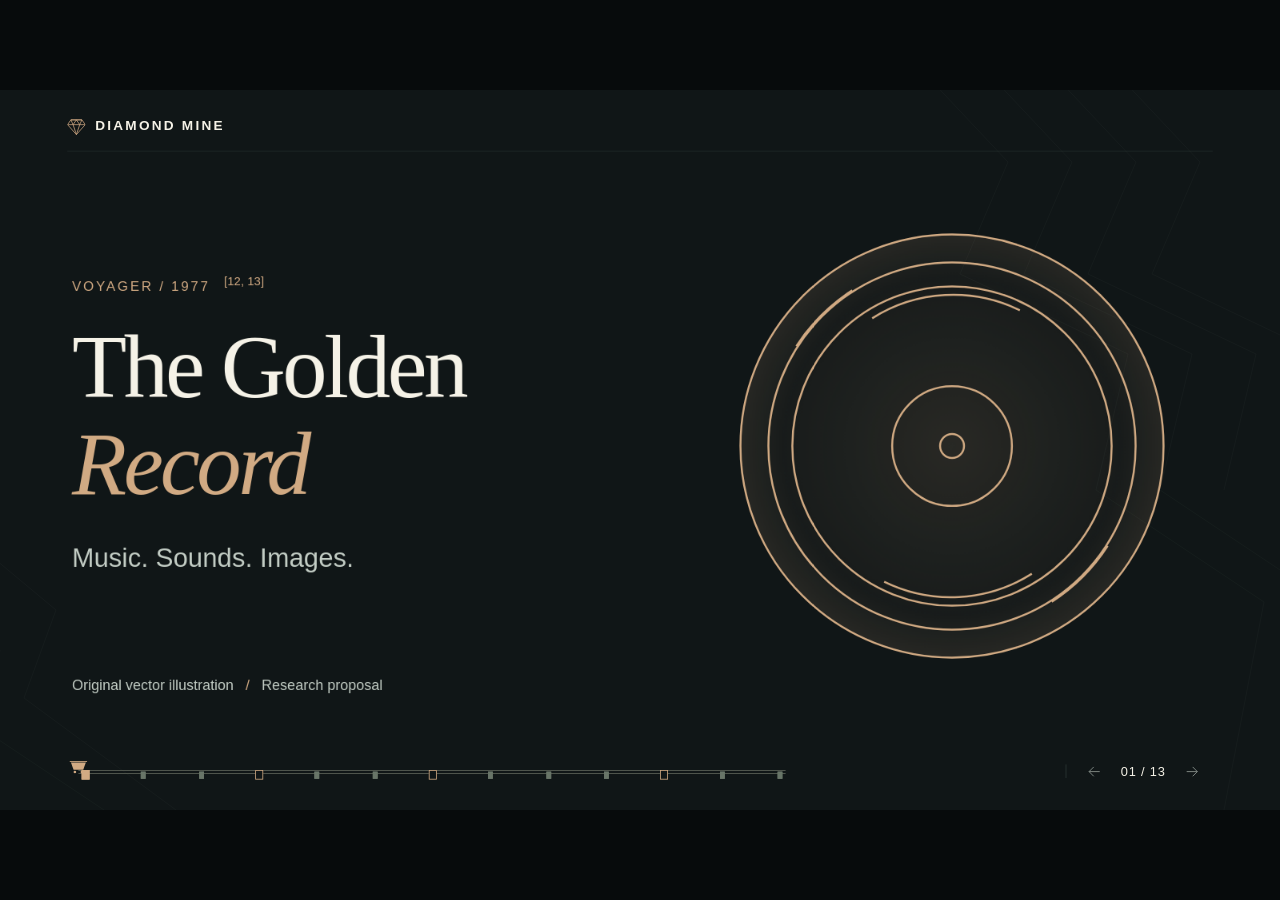
<file: index.html>
<!doctype html>
<html lang="en">
<head>
  <meta charset="utf-8">
  <meta name="viewport" content="width=device-width, initial-scale=1">
  <meta name="theme-color" content="#101617">
  <meta name="description" content="Diamond Mine: Group 19's research proposal for a transparent, two-phase film-ranking system.">
  <title>Diamond Mine — EPAC · Group 19</title>
  <link rel="stylesheet" href="styles.css">
  <link rel="stylesheet" href="refinements.css">
  <link rel="stylesheet" href="cinema.css">
  <script src="notes.js" defer></script>
  <script src="app.js" defer></script>
</head>
<body>
<svg class="svg-library" xmlns="http://www.w3.org/2000/svg" aria-hidden="true"><defs>
  <symbol id="gem" viewBox="0 0 100 95"><path d="M20 12H80L98 38 50 92 2 38Z"/><path d="M2 38H98M20 12 32 38 50 92 68 38 80 12M32 38 50 12 68 38M20 12H80"/></symbol>
  <symbol id="ore" viewBox="0 0 100 95"><path d="M20 10 68 3 94 30 83 75 49 92 8 61Z"/><path d="M20 10 38 40 8 61M38 40 68 3M38 40 83 75M38 40 94 30M38 40 49 92"/></symbol>
  <symbol id="cart" viewBox="0 0 42 32"><path d="M4 6H38L32 23H10Z" fill="currentColor"/><path d="M1 4H41" stroke="currentColor" stroke-width="2"/><circle cx="13" cy="28" r="3" fill="currentColor"/><circle cx="29" cy="28" r="3" fill="currentColor"/></symbol>
  <symbol id="arrow-right" viewBox="0 0 24 24"><path d="M4 12H20M13 5 20 12 13 19"/></symbol>
  <symbol id="arrow-left" viewBox="0 0 24 24"><path d="M20 12H4M11 5 4 12 11 19"/></symbol>
  <symbol id="grid-icon" viewBox="0 0 24 24"><path d="M4 4H10V10H4ZM14 4H20V10H14ZM4 14H10V20H4ZM14 14H20V20H14Z"/></symbol>
  <symbol id="fullscreen-icon" viewBox="0 0 24 24"><path d="M9 4H4V9M15 4H20V9M20 15V20H15M9 20H4V15"/></symbol>

  <symbol id="icon-audience" viewBox="0 0 48 48"><path d="m8 17 2.2 4.5 5 .7-3.6 3.5.8 5-4.4-2.4-4.4 2.4.8-5L.8 22.2l5-.7Zm16-4 3 6.1 6.7 1-4.8 4.7 1.1 6.7-6-3.2-6 3.2 1.1-6.7-4.8-4.7 6.7-1Zm16 4 2.2 4.5 5 .7-3.6 3.5.8 5-4.4-2.4-4.4 2.4.8-5-3.6-3.5 5-.7Z"/></symbol>
  <symbol id="icon-critics" viewBox="0 0 48 48"><path d="M24 4 38 28 32 42H16L10 28ZM24 4V25M24 31V42M16 42H32"/><circle cx="24" cy="28" r="3"/></symbol>
  <symbol id="icon-laurels" viewBox="0 0 48 48"><path d="M23 43C9 36 6 22 12 7M25 43C39 36 42 22 36 7M11 15C5 13 4 8 6 4 11 6 14 10 11 15ZM9 25C3 24 1 20 2 16 8 16 11 20 9 25ZM14 35C7 36 3 32 3 28 9 26 13 29 14 35ZM37 15C43 13 44 8 42 4 37 6 34 10 37 15ZM39 25C45 24 47 20 46 16 40 16 37 20 39 25ZM34 35C41 36 45 32 45 28 39 26 35 29 34 35Z"/></symbol>
  <symbol id="icon-ticket" viewBox="0 0 48 48"><path d="M5 12H43V20C34 20 34 28 43 28V36H5V28C14 28 14 20 5 20ZM17 19H26M17 29H26"/><path d="M32 16V32" stroke-dasharray="3 4"/></symbol>
  <symbol id="icon-globe" viewBox="0 0 48 48"><circle cx="24" cy="24" r="19"/><ellipse cx="24" cy="24" rx="8" ry="19"/><path d="M5 24H43M8 14C18 20 30 20 40 14M8 34C18 28 30 28 40 34"/></symbol>
  <symbol id="icon-developer" viewBox="0 0 100 100"><path d="M30 24 7 50 30 76M70 24 93 50 70 76M61 15 39 85"/></symbol>
  <symbol id="icon-viewer" viewBox="0 0 100 100"><path d="M20 12H80L98 38 50 92 2 38ZM2 38H98"/><path d="M43 43 63 55 43 67Z"/></symbol>
  <symbol id="golden-record" viewBox="0 0 120 120"><circle cx="60" cy="60" r="53"/><circle cx="60" cy="60" r="46"/><circle cx="60" cy="60" r="40"/><circle cx="60" cy="60" r="15"/><circle cx="60" cy="60" r="3"/><path d="M21 35A47 47 0 0 1 35 21M85 99A47 47 0 0 0 99 85M40 28A38 38 0 0 1 77 26M80 92A38 38 0 0 1 43 94"/></symbol>
</defs></svg>

<main id="stage" aria-label="Diamond Mine presentation">
  <div class="strata" aria-hidden="true"></div>
  <header class="deck-header">
    <a class="wordmark" href="#slide-1" aria-label="Diamond Mine, first slide"><svg viewBox="0 0 100 95"><use href="#gem"/></svg><span>DIAMOND MINE</span></a>
  </header>

  <div id="slides">
    <section class="slide opening is-active voyager-opening" data-title="Voyager and the Golden Record" data-speaker="1" data-section="Introduction" aria-labelledby="title-1">
      <svg class="record-hero" viewBox="0 0 620 620" role="img" aria-label="Original stylised illustration of the Golden Record carried by Voyager. Historical sources: NASA, references 12 and 13.">
        <defs><radialGradient id="record-gold"><stop stop-color="#d1aa83" stop-opacity=".13"/><stop offset=".8" stop-color="#d1aa83" stop-opacity=".045"/><stop offset="1" stop-color="#d1aa83" stop-opacity=".12"/></radialGradient></defs>
        <circle cx="310" cy="310" r="256" fill="url(#record-gold)"/>
        <use href="#golden-record" x="20" y="20" width="580" height="580"/>
      </svg>
      <div class="hero-copy">
        <p class="eyebrow reveal">VOYAGER / 1977 <sup>[12, 13]</sup></p>
        <h1 id="title-1" class="reveal">The Golden<br><em>Record</em></h1>
        <p class="hero-sub reveal">Music. Sounds. Images.</p>
      </div>
      <p class="record-credit">Original vector illustration <span>/</span> Research proposal</p>
    </section>

    <section class="slide debate" data-title="Ten films: how do we choose?" data-speaker="1" data-section="Introduction" aria-labelledby="title-2">
      <div class="debate-title"><p class="eyebrow">A HYPOTHETICAL MISSION</p><h2 id="title-2"><span class="film-limit">10</span> films.</h2><p class="selection-question">How do we choose?</p></div>
      <svg class="branch-map" viewBox="0 0 780 570" role="img" aria-label="The question of greatness branches into audience affection, critical acclaim, awards, financial success, and cinematic influence.">
        <g class="track-bed"><path d="M40 285H200C300 285 290 65 410 65H690M200 285C300 285 290 175 410 175H690M200 285H690M200 285C300 285 290 395 410 395H690M200 285C300 285 290 505 410 505H690"/></g>
        <g class="track-core"><path d="M40 285H200C300 285 290 65 410 65H690M200 285C300 285 290 175 410 175H690M200 285H690M200 285C300 285 290 395 410 395H690M200 285C300 285 290 505 410 505H690"/></g>
        <g class="track-energy"><path d="M40 285H200C300 285 290 65 410 65H690M200 285C300 285 290 175 410 175H690M200 285H690M200 285C300 285 290 395 410 395H690M200 285C300 285 290 505 410 505H690"/></g>
        <circle cx="200" cy="285" r="12" class="node"/>
        <g class="branch-label"><text x="425" y="48">Audience response</text><text x="425" y="158">Critical reception</text><text x="425" y="268">Awards</text><text x="425" y="378">Box-office performance</text><text x="425" y="488">Cultural recognition</text></g>
        <g class="terminal"><circle cx="690" cy="65" r="5"/><circle cx="690" cy="175" r="5"/><circle cx="690" cy="285" r="5"/><circle cx="690" cy="395" r="5"/><circle cx="690" cy="505" r="5"/></g>
      </svg>
    </section>

    <section class="slide journey" data-title="Our research journey" data-speaker="1" data-section="Introduction" aria-labelledby="title-3">
      <p class="eyebrow">OUR RESEARCH JOURNEY</p><h2 id="title-3">A clearer route<br>through film history</h2>
      <p class="team-roster"><strong>Group 19</strong>Hugo Royuela Rodríguez <i>/</i> Ignacio Del Río Gomez <i>/</i> Clara Laguna Luquero <i>/</i> David Heredero Martínez</p>
      <p class="journey-thesis">We propose a transparent framework<br>that combines five criteria and refines<br>the selection for diversity.</p>
      <div class="route-map">
        <svg viewBox="0 0 1420 240" aria-hidden="true"><path class="track-bed" d="M0 140H1420"/><path class="track-core" d="M0 140H1420"/><path class="track-energy" d="M0 140H1420"/><g class="route-stations"><circle cx="120" cy="140" r="14"/><circle cx="635" cy="140" r="14"/><circle cx="1140" cy="140" r="14"/></g><path d="M1140 140H1418" class="cyan-route"/></svg>
        <div class="destination d1"><span>01 / EXPLORE</span><h3>Background<br>& research gaps</h3></div>
        <div class="destination d2"><span>02 / CONNECT</span><h3>Innovation</h3></div>
        <div class="destination d3"><span>03 / REFINE</span><h3>Description</h3></div>
      </div>
    </section>

    <section class="slide sources" data-title="Existing evidence" data-speaker="2" data-section="Background & research gaps" aria-labelledby="title-4">
      <p class="eyebrow">01 / BACKGROUND</p><h2 id="title-4">Five perspectives on film</h2>
      <div class="source-table" role="table" aria-label="Examples of film evidence and their scope">
        <div class="table-head" role="row"><span role="columnheader">SOURCE</span><span role="columnheader">EVIDENCE</span></div>
        <div class="source-row speaker-focus" role="row" tabindex="0" data-focus="1" data-focus-label="IMDb: audience ratings"><div role="cell"><span class="source-index">01</span><strong>IMDb</strong><sup>[1]</sup></div><div role="cell">Audience ratings</div></div>
        <div class="source-row speaker-focus" role="row" tabindex="0" data-focus="2" data-focus-label="Tomatometer: critics’ approval"><div role="cell"><span class="source-index">02</span><strong>Rotten Tomatoes <span class="source-indicator">— Tomatometer</span></strong><sup>[2]</sup></div><div role="cell">Critics’ approval</div></div>
        <div class="source-row speaker-focus" role="row" tabindex="0" data-focus="3" data-focus-label="Academy Awards: industry recognition"><div role="cell"><span class="source-index">03</span><strong>Academy Awards</strong><sup>[3]</sup></div><div role="cell">Industry recognition</div></div>
        <div class="source-row speaker-focus" role="row" tabindex="0" data-focus="4" data-focus-label="The Numbers: box-office performance"><div role="cell"><span class="source-index">04</span><strong>The Numbers</strong><sup>[4]</sup></div><div role="cell">Box-office performance</div></div>
        <div class="source-row speaker-focus" role="row" tabindex="0" data-focus="5" data-focus-label="BFI and film-citation research: historical recognition and influence"><div role="cell"><span class="source-index">05</span><strong>BFI / film-citation research</strong><sup>[5, 6]</sup></div><div role="cell">Historical recognition / influence</div></div>
      </div>
    </section>

    <section class="slide literature-review" data-title="Previous research" data-speaker="2" data-section="Background & research gaps" aria-labelledby="title-5">
      <h2 id="title-5">Previous research</h2>
      <div class="research-table" role="table" aria-label="Contributions and scope of previous research">
        <div class="research-table-head" role="row"><span role="columnheader">STUDY</span><span role="columnheader">CONTRIBUTION</span><span role="columnheader">SCOPE OR LIMITATION</span></div>
        <div class="research-row speaker-focus" role="row" tabindex="0" data-focus="1" data-focus-label="Wasserman and colleagues, 2015"><div role="cell"><strong>Wasserman et al.</strong><span class="study-year">(2015) <sup>[6]</sup></span></div><div role="cell">Influence through<br>film references</div><div role="cell">US-produced films</div></div>
        <div class="research-row speaker-focus" role="row" tabindex="0" data-focus="2" data-focus-label="Wang and colleagues, 2024"><div role="cell"><strong>Wang et al.</strong><span class="study-year">(2024) <sup>[10]</sup></span></div><div role="cell">Multicriteria<br>recommendation</div><div role="cell">Personalised<br>recommendations</div></div>
        <div class="research-row speaker-focus" role="row" tabindex="0" data-focus="3" data-focus-label="Ziegler and colleagues, 2005"><div role="cell"><strong>Ziegler et al.</strong><span class="study-year">(2005) <sup>[7]</sup></span></div><div role="cell">List diversification</div><div role="cell">Book recommendations</div></div>
      </div>
    </section>

    <section class="slide research-gap" data-title="Research gap" data-speaker="2" data-section="Background & research gaps" aria-labelledby="title-6">
      <h2 id="title-6">Research gap</h2>
      <svg class="gap-rails" viewBox="0 0 1420 330" aria-hidden="true">
        <g class="track-bed"><path d="M0 30H475M0 95H475M0 160H475M0 225H475M0 290H475M850 160H1420"/></g>
        <g class="track-core"><path d="M0 30H475M0 95H475M0 160H475M0 225H475M0 290H475M850 160H1420"/></g>
        <g class="track-energy"><path d="M0 30H475M0 95H475M0 160H475M0 225H475M0 290H475M850 160H1420"/></g>
        <g class="gap-stops"><path d="M475 16V44M475 81V109M475 146V174M475 211V239M475 276V304M850 146V174"/></g>
      </svg>
      <div class="track-labels"><span>AUDIENCE</span><span>CRITICS</span><span>AWARDS</span><span>BOX OFFICE</span><span>INFLUENCE</span></div>
      <p class="research-question">How can we integrate<br>the evidence and test<br><em>the trade-offs?</em></p>
      <div class="research-challenges">
        <div class="speaker-focus" tabindex="0" data-focus="1" data-focus-label="Integration"><span class="challenge-index">01</span><h3>Integration</h3><p>Combine evidence<br>transparently</p></div>
        <div class="speaker-focus" tabindex="0" data-focus="2" data-focus-label="Representation"><span class="challenge-index">02</span><h3>Representation</h3><p>Examine coverage<br>and missing data</p></div>
        <div class="speaker-focus" tabindex="0" data-focus="3" data-focus-label="Evaluation"><span class="challenge-index">03</span><h3>Evaluation</h3><p>Test stability, diversity<br>and average score loss</p></div>
      </div>
    </section>

    <section class="slide system" data-title="The Diamond Mine system" data-speaker="3" data-section="Innovation" aria-labelledby="title-7">
      <p class="eyebrow">02 / INNOVATION</p><h2 id="title-7">A framework with five criteria</h2>
      <svg class="system-map" viewBox="0 0 1420 450" role="img" aria-label="Five evidence streams converge at data preparation. Audience rating regularisation, followed by normalising and combining all five indicators, produces evidence scores. Diversity optimization constructs the proposed Top 10.">
        <g class="evidence-icons"><use href="#icon-audience" x="0" y="12" width="48" height="48"/><use href="#icon-critics" x="0" y="92" width="48" height="48"/><use href="#icon-laurels" x="0" y="172" width="48" height="48"/><use href="#icon-ticket" x="0" y="252" width="48" height="48"/><use href="#icon-globe" x="0" y="332" width="48" height="48"/></g>
        <g class="system-labels"><text x="70" y="45">Public opinion</text><text x="70" y="125">Professional critics</text><text x="70" y="205">Awards & recognition</text><text x="70" y="285">Economic performance</text><text x="70" y="365">Cultural influence</text></g>
        <g class="track-bed"><path d="M440 50H635C750 50 700 210 850 210H1415M440 130H650C750 130 750 210 850 210M440 210H850M440 290H650C750 290 750 210 850 210M440 370H635C750 370 700 210 850 210"/></g>
        <g class="track-core"><path d="M440 50H635C750 50 700 210 850 210H1415M440 130H650C750 130 750 210 850 210M440 210H850M440 290H650C750 290 750 210 850 210M440 370H635C750 370 700 210 850 210"/></g>
        <g class="track-energy"><path d="M440 50H635C750 50 700 210 850 210H1415M440 130H650C750 130 750 210 850 210M440 210H850M440 290H650C750 290 750 210 850 210M440 370H635C750 370 700 210 850 210"/></g>
        <g class="evidence-carts"><use href="#cart" x="535" y="16" width="42" height="32" class="cart-gold"/><use href="#cart" x="575" y="96" width="42" height="32" class="cart-red"/><use href="#cart" x="520" y="176" width="42" height="32" class="cart-amber"/><use href="#cart" x="575" y="256" width="42" height="32" class="cart-green"/><use href="#cart" x="535" y="336" width="42" height="32" class="cart-cyan"/></g>
        <circle cx="850" cy="210" r="13" class="node"/>
        <g class="processing-stations"><circle cx="1020" cy="210" r="8"/><circle cx="1250" cy="210" r="8"/></g>
        <g class="system-phase-labels"><text x="850" y="102">Data<tspan x="850" dy="33">preparation</tspan></text><text x="1020" y="122">Bayesian<tspan x="1020" dy="33">rating</tspan></text><text x="1250" y="122">Diversity<tspan x="1250" dy="33">optimization</tspan></text></g>
        <text x="1020" y="274" class="system-combination">Normalise &amp; combine<tspan x="1020" dy="29">Evidence scores</tspan></text>
        <use href="#gem" x="1387" y="197" width="28" height="27" class="system-target"/>
        <text x="1400" y="274" class="system-output">Proposed Top 10</text>
      </svg>
    </section>

    <section class="slide phase phase-one david-bayesian" data-title="Phase 1: Bayesian Weighted Rating" data-speaker="3" data-section="Innovation" data-detail-label="Parasite example" aria-labelledby="title-8">
      <div data-detail-base>
      <p class="eyebrow">PHASE 01 / ESTIMATE</p><h2 id="title-8">Bayesian <em>Weighted Rating</em> <sup class="heading-citation">[1]</sup></h2>
      <svg class="bayesian-mine" viewBox="0 0 1420 420" role="img" aria-label="Conceptual illustration: audience ratings enter a balance with the catalogue average as the prior. Next, all five indicators are normalised and combined for the initial ranking. Diamond sizes are illustrative, not calculated scores.">
        <g class="bayesian-station-labels"><text x="195" y="24">AUDIENCE RATINGS</text><text x="710" y="24">ESTIMATION</text><text x="1230" y="24">INITIAL RANKING</text></g>
        <g class="track-bed"><path d="M363 210H452M968 210H1040"/></g><g class="track-core"><path d="M363 210H452M968 210H1040"/></g><g class="track-energy"><path d="M363 210H452M968 210H1040"/></g>
        <g class="raw-minerals"><use href="#ore" x="35" y="153" width="100" height="95"/><use href="#ore" x="145" y="167" width="100" height="95"/><use href="#ore" x="255" y="148" width="100" height="95"/></g>
        <g class="balance-linework">
          <path d="M710 98V310M675 330 710 300 745 330ZM650 344H770"/><circle cx="710" cy="93" r="6"/>
          <g class="balance-motion"><path d="M540 110H880M540 110 492 230M540 110 588 230M880 110 832 230M880 110 928 230M485 230Q540 300 595 230ZM825 230Q880 300 935 230Z"/><circle cx="710" cy="110" r="7"/>
            <path d="M522 208 535 188 552 195 562 216 542 225ZM535 188 542 225M522 208 552 195M863 225 869 198H891L897 225ZM873 198V191Q880 182 887 191V198"/>
          </g>
        </g>
        <g class="scale-labels"><text x="540" y="309">Film’s ratings</text><text x="880" y="309">Prior: catalogue average</text></g>
        <g class="polished-minerals"><use href="#gem" x="1060" y="148" width="100" height="95"/><use href="#gem" x="1180" y="167" width="80" height="76" style="stroke-width:3px"/><use href="#gem" x="1280" y="186" width="60" height="57" style="stroke-width:4px"/></g>
        <path class="mineral-spark" d="M1155 126V140M1148 133H1162M1271 154V166M1265 160H1277"/>
        <text x="1230" y="309" class="scale-next-step">Then combine all five</text>
      </svg>
      <p class="bayesian-summary">Fewer votes pull the audience estimate towards the catalogue average</p>
      </div>
      <div id="parasite-example" class="parasite-example" data-detail-panel hidden aria-labelledby="parasite-title">
        <p class="eyebrow">PHASE 01 / COMBINE</p><h2 id="parasite-title">Parasite</h2>
        <p class="slide-deck">Normalised indicators after audience regularisation</p>
        <dl class="example-indicators">
          <div><dt>Audience</dt><dd>0.85</dd></div><div><dt>Critics</dt><dd>0.95</dd></div><div><dt>Awards</dt><dd>0.90</dd></div><div><dt>Economic</dt><dd>0.70</dd></div><div><dt>Recognition</dt><dd>0.11</dd></div>
        </dl>
        <div class="example-result"><p>Equal weights</p><div><span>Evidence score</span><strong>70.2<small>/100</small></strong></div></div>
        <p class="illustration-warning">Illustrative calculation, not a measured result</p>
      </div>
    </section>

    <section class="slide phase phase-two" data-title="Phase 2: Diversity Optimization" data-speaker="3" data-section="Innovation" aria-labelledby="title-9">
      <p class="eyebrow">PHASE 02 / REFINE</p><h2 id="title-9">Diversity Optimization <sup class="heading-citation">[7, 11]</sup></h2>
      <div class="candidate-legend" aria-label="Candidate colours show production region"><span>Production region</span><span><i class="region-north-america"></i>North America</span><span><i class="region-europe"></i>Europe</span><span><i class="region-east-asia"></i>East Asia</span></div>
      <div class="diversity-comparison">
        <div class="candidate-group"><span class="technical-label">ILLUSTRATIVE CANDIDATES</span><div class="candidate-diamonds">
          <figure class="candidate region-north-america" data-candidate="A"><svg viewBox="0 0 100 95" aria-hidden="true"><use href="#gem"/></svg><figcaption>A</figcaption></figure>
          <figure class="candidate region-north-america" data-candidate="B"><svg viewBox="0 0 100 95" aria-hidden="true"><use href="#gem"/></svg><figcaption>B</figcaption></figure>
          <figure class="candidate region-europe" data-candidate="C"><svg viewBox="0 0 100 95" aria-hidden="true"><use href="#gem"/></svg><figcaption>C</figcaption></figure>
          <figure class="candidate region-north-america" data-candidate="D"><svg viewBox="0 0 100 95" aria-hidden="true"><use href="#gem"/></svg><figcaption>D</figcaption></figure>
          <figure class="candidate region-europe" data-candidate="E"><svg viewBox="0 0 100 95" aria-hidden="true"><use href="#gem"/></svg><figcaption>E</figcaption></figure>
          <figure class="candidate region-east-asia" data-candidate="P" data-evidence-score="70.2"><svg viewBox="0 0 100 95" aria-hidden="true"><use href="#gem"/></svg><figcaption>P</figcaption></figure>
        </div><p>Ordered by evidence score</p></div>
        <div class="refinement-gate"><svg viewBox="0 0 220 150" aria-hidden="true"><path d="M0 75H220M50 15 90 75 50 135M125 15 165 75 125 135"/></svg><p>Penalise repeated<br>profiles and<br>exposure concentration</p></div>
        <div class="candidate-group refined"><span class="technical-label">RECONSIDERED SELECTION</span><div class="candidate-diamonds">
          <figure class="candidate region-north-america" data-candidate="A"><svg viewBox="0 0 100 95" aria-hidden="true"><use href="#gem"/></svg><figcaption>A</figcaption></figure>
          <figure class="candidate region-east-asia" data-candidate="P" data-evidence-score="70.2"><svg viewBox="0 0 100 95" aria-hidden="true"><use href="#gem"/></svg><figcaption>P</figcaption></figure>
          <figure class="candidate region-europe" data-candidate="C"><svg viewBox="0 0 100 95" aria-hidden="true"><use href="#gem"/></svg><figcaption>C</figcaption></figure>
          <figure class="candidate region-north-america" data-candidate="B"><svg viewBox="0 0 100 95" aria-hidden="true"><use href="#gem"/></svg><figcaption>B</figcaption></figure>
          <figure class="candidate region-europe" data-candidate="E"><svg viewBox="0 0 100 95" aria-hidden="true"><use href="#gem"/></svg><figcaption>E</figcaption></figure>
          <figure class="candidate region-north-america" data-candidate="D"><svg viewBox="0 0 100 95" aria-hidden="true"><use href="#gem"/></svg><figcaption>D</figcaption></figure>
        </div><p>Retain strong evidence scores</p></div>
      </div>
      <p class="candidate-score-note">P = Parasite. Its illustrative evidence score stays <strong>70.2/100</strong>.</p>
    </section>

    <section class="slide maturity david-maturity" data-title="Applications and maturity" data-speaker="3" data-section="Description" data-detail-label="Validation plan" aria-labelledby="title-11">
      <p class="eyebrow">APPLICATIONS & MATURITY</p><h2 id="title-11">A concept ready to be tested</h2>
      <div class="beneficiary-roles" data-detail-base>
        <div><svg class="beneficiary-icon" viewBox="0 0 100 100" aria-hidden="true"><use href="#icon-developer"/></svg><div><span class="technical-label">FOR DEVELOPERS</span><h3>Configurable,<br>reproducible methods</h3></div></div>
        <div><svg class="beneficiary-icon" viewBox="0 0 100 100" aria-hidden="true"><use href="#icon-viewer"/></svg><div><span class="technical-label">FOR USERS</span><h3>Film discovery<br>and retrospective curation</h3></div></div>
      </div>
      <div id="validation-plan" class="validation-plan" data-detail-panel hidden>
        <span class="technical-label">VALIDATION PLAN</span>
        <h3>Compare IMDb and Rotten Tomatoes baselines <sup>[1, 2]</sup></h3>
        <p class="validation-metrics">Stability, diversity and mean score loss</p>
        <p class="validation-limit">Uneven coverage and proxy indicators</p>
      </div>
      <div class="readiness-route">
        <svg class="readiness-rail" viewBox="0 0 1000 160" aria-hidden="true"><path class="track-bed" d="M210 88H745"/><path class="track-core" d="M210 88H745"/><path class="track-energy" d="M210 88H745"/><path class="route-direction" d="M731 78 745 88 731 98"/></svg>
        <div class="readiness-current"><span>CURRENT</span><strong>TRL <em>2</em></strong><p>Concept</p></div>
        <div class="readiness-next"><span>NEXT OBJECTIVE</span><strong>TRL <em>3</em></strong><p>Proof of concept <sup>[9]</sup></p></div>
      </div>
    </section>

    <section class="slide recap" data-title="Bringing everything together" data-speaker="4" data-section="Conclusion" aria-labelledby="title-12">
      <p class="eyebrow">CONCLUSION</p><h2 id="title-12">Connecting the evidence<br>behind a Top 10</h2>
      <div class="recap-lines"><svg viewBox="0 0 1420 350" aria-hidden="true"><path class="track-bed" d="M50 30V300Q50 330 80 330H1420"/><path class="track-core" d="M50 30V300Q50 330 80 330H1420"/><path class="track-energy" d="M50 30V300Q50 330 80 330H1420"/><g class="route-stations"><circle class="recap-node-1" cx="50" cy="45" r="10"/><circle class="recap-node-2" cx="50" cy="150" r="10"/><circle class="recap-node-3" cx="50" cy="255" r="10"/></g></svg><div class="recap-station speaker-focus" tabindex="0" role="button" aria-pressed="false" data-focus="1" data-focus-label="Background"><span>01 / BACKGROUND</span><h3>Evidence captures different aspects of cinema and has uneven coverage</h3></div><div class="recap-station speaker-focus" tabindex="0" role="button" aria-pressed="false" data-focus="2" data-focus-label="Innovation"><span>02 / INNOVATION</span><h3>We propose a documented framework combining five criteria</h3></div><div class="recap-station speaker-focus" tabindex="0" role="button" aria-pressed="false" data-focus="3" data-focus-label="Description"><span>03 / DESCRIPTION</span><h3>Two phases estimate scores and refine representation</h3></div></div>
    </section>

    <section class="slide closing" data-title="The final diamond" data-speaker="4" data-section="Conclusion" aria-labelledby="title-13">
      <div class="closing-copy"><h2 id="title-13">Which film would<br>you smuggle<br><em>into space?</em></h2></div>
      <svg class="mission-record" viewBox="0 0 120 120" role="img" aria-label="An original stylised Golden Record recalls Voyager and the imagined film mission."><use href="#golden-record"/></svg>
      <svg class="final-gem" viewBox="0 0 600 620" role="img" aria-label="A refined faceted diamond, representing the research objective rather than a winning film.">
        <defs><linearGradient id="facet-one" x2="1" y2="1"><stop stop-color="#b9d7cc" stop-opacity=".68"/><stop offset="1" stop-color="#517975" stop-opacity=".12"/></linearGradient><linearGradient id="facet-two" x2="0" y2="1"><stop stop-color="#c4d6b9" stop-opacity=".14"/><stop offset="1" stop-color="#bde2d5" stop-opacity=".5"/></linearGradient></defs>
        <g class="gem-construction" fill="none" stroke="#8dbab0" stroke-opacity=".13"><circle cx="310" cy="280" r="240"/><path d="M0 280H600M310 0V620M65 105H555M65 455H555M135 0V620M485 0V620"/><path d="M65 105 310 560 555 105"/></g>
        <g stroke="#abd0c2" stroke-width="1.3"><path d="M135 105H485L555 235 310 535 65 235Z" fill="#233736"/><path d="M135 105 205 235 65 235Z" fill="url(#facet-one)"/><path d="M135 105H310L205 235Z" fill="#405754"/><path d="M310 105 415 235H205Z" fill="url(#facet-one)"/><path d="M310 105H485L415 235Z" fill="#6e8d81" fill-opacity=".55"/><path d="M485 105 555 235H415Z" fill="url(#facet-two)"/><path d="M65 235H205L310 535Z" fill="url(#facet-two)"/><path d="M205 235H415L310 535Z" fill="url(#facet-one)"/><path d="M415 235H555L310 535Z" fill="#314d49"/></g>
        <path d="M110 105H70M135 80V40M510 105H550M485 80V40M310 560V600" stroke="#bc9872" opacity=".6"/>
      </svg>
      <svg class="exit-rail" viewBox="0 0 620 220" aria-hidden="true"><path d="M40 220 300 10M570 220 320 10M62 220 302 10M548 220 318 10M100 180H515M160 135H465M215 90H410M264 48H362M291 22H335"/></svg>
    </section>

    <section class="slide thank-you" data-title="Thank you" data-speaker="4" data-section="Conclusion" aria-labelledby="thank-you-title">
      <div class="thank-you-copy"><h2 id="thank-you-title">Thank <em>you.</em></h2><p>QUESTIONS & DISCUSSION</p></div>
      <svg class="end-rails" viewBox="0 0 1420 300" aria-hidden="true">
        <g class="track-bed"><path d="M0 260H390C530 260 580 160 710 160M1420 260H1030C890 260 840 160 710 160"/></g>
        <g class="track-core"><path d="M0 260H390C530 260 580 160 710 160M1420 260H1030C890 260 840 160 710 160"/></g>
        <g class="track-energy"><path d="M0 260H390C530 260 580 160 710 160M1420 260H1030C890 260 840 160 710 160"/></g>
        <use href="#gem" x="683" y="133" width="54" height="51" class="end-diamond"/>
      </svg>
      <p class="end-credit">GROUP 19 <span>/</span> EPAC</p>
      <p class="ai-design-credit">AI-assisted design, adapted and edited by the authors</p>
    </section>

    <section class="slide references" data-title="References: evidence sources" data-speaker="Appendix" data-section="References" aria-labelledby="title-14">
      <p class="eyebrow">REFERENCE LIBRARY / 01</p><h2 id="title-14">Evidence sources</h2>
      <div class="reference-columns"><div>
        <article><span>[1]</span><h3>IMDb (2026)</h3><p>Ratings FAQ, including the Top 250 formula.</p><a href="https://help.imdb.com/article/imdb/track-movies-tv/ratings-faq/G67Y87TFYYP6TWAV" target="_blank" rel="noopener noreferrer">help.imdb.com ↗</a></article>
        <article><span>[2]</span><h3>Rotten Tomatoes (n.d.)</h3><p>About Rotten Tomatoes.</p><a href="https://www.rottentomatoes.com/about" target="_blank" rel="noopener noreferrer">rottentomatoes.com/about ↗</a></article>
        <article><span>[3]</span><h3>Academy of Motion Picture Arts<br>and Sciences (n.d.)</h3><p>The Official Academy Awards Database.</p><a href="https://awardsdatabase.oscars.org/" target="_blank" rel="noopener noreferrer">awardsdatabase.oscars.org ↗</a></article>
      </div><div>
        <article><span>[4]</span><h3>The Numbers (n.d.)</h3><p>Data Services.</p><a href="https://www.the-numbers.com/data-services" target="_blank" rel="noopener noreferrer">the-numbers.com/data-services ↗</a></article>
        <article><span>[5]</span><h3>British Film Institute (2022)</h3><p>Revealed: The results of the 2022 Sight and Sound<br>Greatest Films of All Time poll.</p><a href="https://www.bfi.org.uk/news/revealed-results-2022-sight-sound-greatest-films-all-time-poll" target="_blank" rel="noopener noreferrer">bfi.org.uk / Sight and Sound ↗</a></article>
        <article><span>[6]</span><h3>Wasserman, M., Zeng, X. H. T.,<br>& Amaral, L. A. N. (2015)</h3><p>Cross-evaluation of metrics to estimate the significance<br>of creative works. <i>PNAS, 112</i>(5), 1281–1286.</p><a href="https://doi.org/10.1073/pnas.1412198112" target="_blank" rel="noopener noreferrer">doi:10.1073/pnas.1412198112 ↗</a></article>
      </div></div><p class="citation">References follow the sources cited in the Group 19 Speech Preparation Outline. Press R to return to the presentation.</p>
    </section>

    <section class="slide references" data-title="References: methods and context" data-speaker="Appendix" data-section="References" aria-labelledby="title-15">
      <p class="eyebrow">REFERENCE LIBRARY / 02</p><h2 id="title-15">Methods & context</h2>
      <div class="method-reference-list">
        <article><span>[7]</span><p><strong>Ziegler, C.-N., McNee, S. M., Konstan, J. A., &amp; Lausen, G. (2005).</strong> Improving recommendation lists through topic diversification. <i>Proceedings of the 14th International Conference on World Wide Web</i>, 22–32. <a href="https://doi.org/10.1145/1060745.1060754" target="_blank" rel="noopener noreferrer">doi:10.1145/1060745.1060754 ↗</a></p></article>
        <article><span>[8]</span><p><strong>IMDb (n.d.).</strong> IMDb Non-Commercial Datasets. <a href="https://data.imdb.com/non-commercial-datasets/" target="_blank" rel="noopener noreferrer">data.imdb.com/non-commercial-datasets ↗</a></p></article>
        <article><span>[9]</span><p><strong>European Commission (n.d.).</strong> Technology Readiness Levels. European Innovation Council programme guidance. <a href="https://eic.ec.europa.eu/programme-finder-13_en" target="_blank" rel="noopener noreferrer">European Commission ↗</a></p></article>
        <article><span>[10]</span><p><strong>Wang, Q., You, Y., &amp; Wang, S. (2024).</strong> Personalized movie recommendations based on probabilistic linguistic sentiment and integrated DEMATEL-TODIM methods. <i>Scientific Reports, 14</i>, 19871. <a href="https://doi.org/10.1038/s41598-024-70203-1" target="_blank" rel="noopener noreferrer">doi:10.1038/s41598-024-70203-1 ↗</a></p></article>
        <article><span>[11]</span><p><strong>Singh, A., &amp; Joachims, T. (2018).</strong> Fairness of exposure in rankings. <i>Proceedings of the 24th ACM SIGKDD International Conference on Knowledge Discovery &amp; Data Mining.</i> <a href="https://doi.org/10.1145/3219819.3220088" target="_blank" rel="noopener noreferrer">doi:10.1145/3219819.3220088 ↗</a></p></article>
        <article class="nasa-references"><span>[12]<br>[13]</span><p><strong>NASA (n.d.).</strong> Golden Record contents. <i>NASA Science.</i> <a href="https://science.nasa.gov/mission/voyager/golden-record-contents/" target="_blank" rel="noopener noreferrer">Golden Record ↗</a><br><strong>NASA (n.d.).</strong> Voyager: Mission overview. <i>NASA Science.</i> <a href="https://science.nasa.gov/mission/voyager/mission-overview/" target="_blank" rel="noopener noreferrer">Mission overview ↗</a></p></article>
      </div><div class="production-credit compact-credit"><p>AI assistance for code and editing: OpenAI Codex. Research proposal and oral presentation: Group 19.</p></div>
    </section>

    <section class="slide dataset-plan" data-title="Proposed datasets and scope" data-speaker="Appendix" data-section="Data plan" data-appendix="datasets" aria-labelledby="title-16">
      <p class="eyebrow">SUPPORTING MATERIAL</p><h2 id="title-16">Proposed data sources</h2>
      <p class="slide-deck">Unit of analysis: the film. Sources are candidates for integration.</p>
      <div class="dataset-table" role="table" aria-label="Proposed sources, data fields and access considerations">
        <div class="dataset-head" role="row"><span role="columnheader">SOURCE</span><span role="columnheader">RELEVANT FIELDS</span><span role="columnheader">ACCESS</span></div>
        <div role="row"><strong role="cell">IMDb <sup>[1, 8]</sup></strong><span role="cell">Film IDs, year, ratings, vote counts</span><span role="cell">Non-commercial terms</span></div>
        <div role="row"><strong role="cell">Rotten Tomatoes <sup>[2]</sup></strong><span role="cell">Professional review summaries</span><span role="cell">Confirm reuse terms</span></div>
        <div role="row"><strong role="cell">Academy Awards <sup>[3]</sup></strong><span role="cell">Nominations and wins</span><span role="cell">Confirm reuse terms</span></div>
        <div role="row"><strong role="cell">The Numbers <sup>[4]</sup></strong><span role="cell">Box-office records</span><span role="cell">Licensing review</span></div>
        <div role="row"><strong role="cell">BFI / citation research <sup>[5, 6]</sup></strong><span role="cell">Poll recognition / film citation links</span><span role="cell">Check availability</span></div>
      </div>
      <p class="dataset-scope">Scope: films released in 1910–2024.<br>Record counts, matching rules and source access remain to be assessed.</p>
    </section>

    <section class="slide architecture reference-architecture" data-title="System architecture" data-speaker="Appendix" data-section="Architecture" data-appendix="architecture" aria-labelledby="title-10">
      <p class="eyebrow">SUPPORTING MATERIAL</p><h2 id="title-10">The complete process</h2>
      <div class="pipeline">
        <svg class="pipeline-rails" viewBox="0 0 1420 450" aria-hidden="true"><path class="track-bed" d="M70 160H1240Q1360 160 1360 265T1240 370H70"/><path class="track-core draw-route" d="M70 160H1240Q1360 160 1360 265T1240 370H70"/><path class="track-energy" d="M70 160H1240Q1360 160 1360 265T1240 370H70"/><path class="route-direction" d="M520 150 530 160 520 170M910 150 920 160 910 170M920 360 910 370 920 380M530 360 520 370 530 380"/></svg>
        <div class="process-step step-1"><span>01 / EXTERNAL SOURCES</span><h3>Film records</h3><p>Five evidence dimensions</p><i></i></div>
        <div class="process-step step-2"><span>02 / PREPARE</span><h3>Data preparation</h3><p>Aligned, comparable inputs</p><i></i></div>
        <div class="process-step step-3"><span>03 / ESTIMATE</span><h3>Bayesian<br>Weighted Rating</h3><i></i></div>
        <div class="process-step step-4"><i></i><span>04 / ORDER</span><h3>Initial ranking</h3><p>Estimated scores per film</p></div>
        <div class="process-step step-5"><i></i><span>05 / REFINE</span><h3>Diversity<br>Optimization</h3></div>
        <div class="process-step step-6"><i></i><span>06 / PROPOSE</span><h3>Proposed Top 10</h3><p>Films + selection rationale</p></div>
      </div>
      <div class="architecture-legend"><span><i class="external-node"></i>External evidence</span><span><i></i>Our proposed processing</span></div>
    </section>
  </div>


  <div id="cinema-clapper" aria-hidden="true">
    <div class="clapper-backdrop"></div>
    <div class="clapper-top-half">
      <div class="clapper-stripes"></div>
      <div class="clapper-hinge"></div>
    </div>
    <div class="clapper-bottom-half">
      <div class="clapper-bottom-stripes"></div>
      <div class="clapper-slate">
        <div class="clapper-production">
          <strong>DIAMOND MINE</strong>
          <span>RESEARCH PROPOSAL</span>
        </div>
        <div class="clapper-details">
          <div><span class="clapper-label">PRESENTED BY</span><span class="clapper-value">Group 19</span></div>
          <div><span class="clapper-label">COURSE</span><span class="clapper-value">EPAC</span></div>
          <div><span class="clapper-label">SCENE</span><span id="clapper-scene-val" class="clapper-value">01</span></div>
        </div>
      </div>
    </div>
  </div>

  <footer class="deck-footer">
    <div class="journey-progress"><div id="progress-track" aria-label="Slide navigation">
      <span class="rail-line" aria-hidden="true"></span>
      <button class="station chapter-station" data-go="0" aria-label="Slide 1: Voyager and the Golden Record"></button><button class="station" data-go="1" aria-label="Slide 2: Ten films: how do we choose?"></button><button class="station" data-go="2" aria-label="Slide 3: Our research journey"></button><button class="station chapter-station" data-go="3" aria-label="Slide 4: Existing evidence"></button><button class="station" data-go="4" aria-label="Slide 5: Previous research"></button><button class="station" data-go="5" aria-label="Slide 6: Research gap"></button><button class="station chapter-station" data-go="6" aria-label="Slide 7: The Diamond Mine system"></button><button class="station" data-go="7" aria-label="Slide 8: Phase 1: Bayesian Weighted Rating"></button><button class="station" data-go="8" aria-label="Slide 9: Phase 2: Diversity Optimization"></button><button class="station" data-go="9" aria-label="Slide 10: Applications and maturity"></button><button class="station chapter-station" data-go="10" aria-label="Slide 11: Bringing everything together"></button><button class="station" data-go="11" aria-label="Slide 12: The final diamond"></button><button class="station" data-go="12" aria-label="Slide 13: Thank you"></button>
      <svg id="progress-cart" viewBox="0 0 42 32" aria-hidden="true"><use href="#cart"/></svg>
    </div><div class="progress-labels" aria-hidden="true"><span>INTRODUCTION</span><span>BACKGROUND</span><span>INNOVATION & DESCRIPTION</span><span>CONCLUSION</span></div></div>
    <div class="deck-controls"><div class="utility-controls"><button id="detail-toggle" title="Show slide detail (E)" aria-label="Show slide detail" aria-expanded="false" hidden>E</button><button id="overview-toggle" title="Slide overview (O)" aria-label="Open slide overview"><svg><use href="#grid-icon"/></svg></button><button id="notes-toggle" title="Speaker notes (N)" aria-label="Open speaker notes">N</button><button id="references-toggle" title="References (R)" aria-label="Toggle references">R</button><button id="fullscreen-toggle" title="Fullscreen (F)" aria-label="Toggle fullscreen"><svg><use href="#fullscreen-icon"/></svg></button><button id="help-toggle" title="Keyboard shortcuts (?)" aria-label="Show keyboard shortcuts">?</button></div><span class="control-divider"></span><button id="prev-slide" title="Previous slide (←)" aria-label="Previous slide"><svg><use href="#arrow-left"/></svg></button><span id="slide-count">01 / 13</span><button id="next-slide" title="Next slide (→)" aria-label="Next slide"><svg><use href="#arrow-right"/></svg></button></div>
  </footer>
</main>
<dialog id="deck-dialog" aria-labelledby="dialog-title"><div class="dialog-header"><h2 id="dialog-title">Slide overview</h2><button id="dialog-close" aria-label="Close dialog">Close <span>Esc</span></button></div><div id="dialog-content"></div></dialog>
<p id="live-status" class="sr-only" role="status" aria-live="polite" aria-atomic="true"></p>
<noscript><p class="no-script">Enable JavaScript to navigate this presentation.</p></noscript>
</body>
</html>
</file>
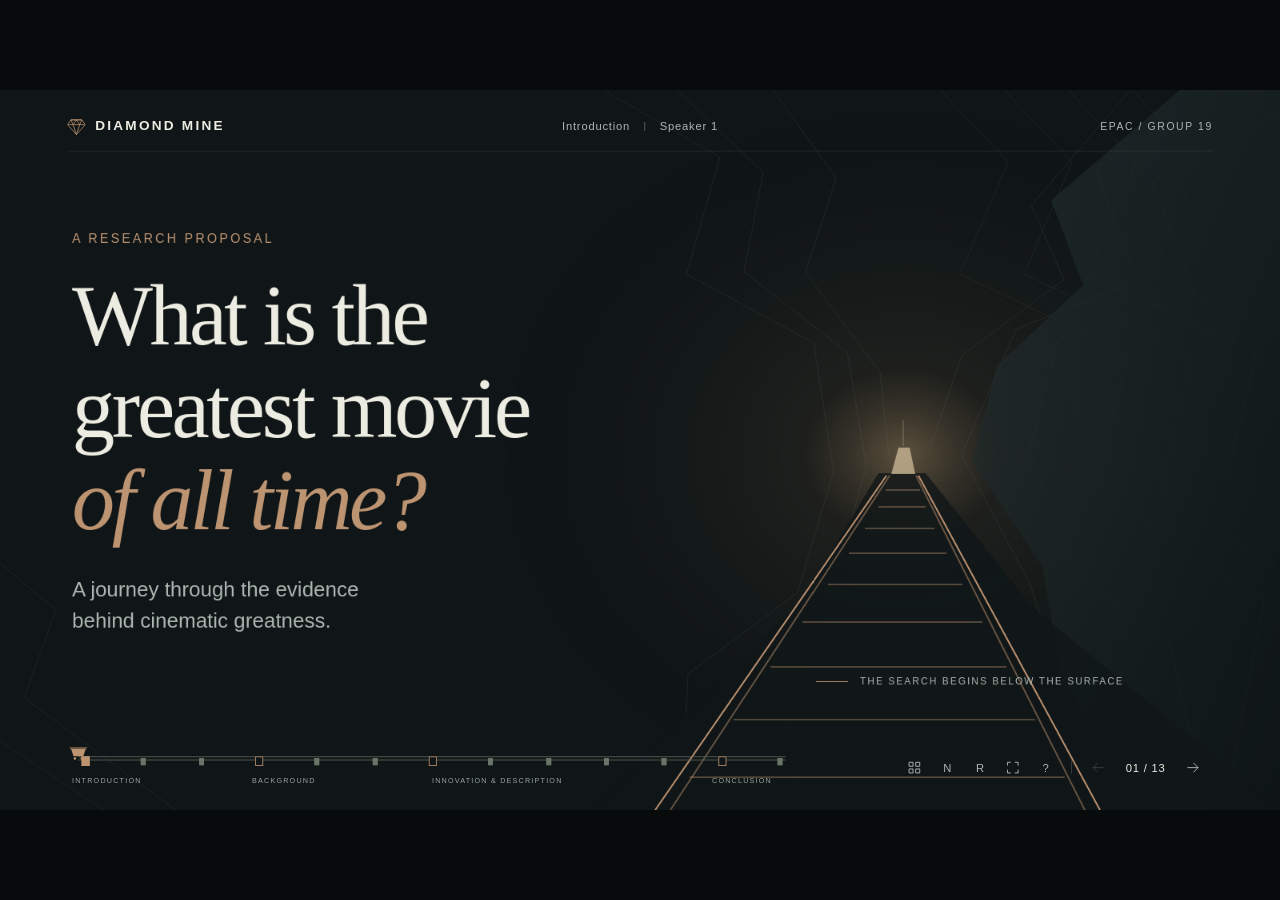
<file: versions/01-original/index.html>
<!doctype html>
<html lang="en">
<head>
  <meta charset="utf-8">
  <meta name="viewport" content="width=device-width, initial-scale=1">
  <meta name="theme-color" content="#101617">
  <meta name="description" content="Diamond Mine: Group 19's research proposal for a transparent, two-phase film-ranking system.">
  <title>Diamond Mine — EPAC · Group 19</title>
  <link rel="stylesheet" href="styles.css">
  <script src="notes.js" defer></script>
  <script src="app.js" defer></script>
</head>
<body>
<svg class="svg-library" xmlns="http://www.w3.org/2000/svg" aria-hidden="true"><defs>
  <symbol id="gem" viewBox="0 0 100 95"><path d="M20 12H80L98 38 50 92 2 38Z"/><path d="M2 38H98M20 12 32 38 50 92 68 38 80 12M32 38 50 12 68 38M20 12H80"/></symbol>
  <symbol id="ore" viewBox="0 0 100 95"><path d="M20 10 68 3 94 30 83 75 49 92 8 61Z"/><path d="M20 10 38 40 8 61M38 40 68 3M38 40 83 75M38 40 94 30M38 40 49 92"/></symbol>
  <symbol id="cart" viewBox="0 0 42 32"><path d="M4 6H38L32 23H10Z" fill="currentColor"/><path d="M1 4H41" stroke="currentColor" stroke-width="2"/><circle cx="13" cy="28" r="3" fill="currentColor"/><circle cx="29" cy="28" r="3" fill="currentColor"/></symbol>
  <symbol id="arrow-right" viewBox="0 0 24 24"><path d="M4 12H20M13 5 20 12 13 19"/></symbol>
  <symbol id="arrow-left" viewBox="0 0 24 24"><path d="M20 12H4M11 5 4 12 11 19"/></symbol>
  <symbol id="grid-icon" viewBox="0 0 24 24"><path d="M4 4H10V10H4ZM14 4H20V10H14ZM4 14H10V20H4ZM14 14H20V20H14Z"/></symbol>
  <symbol id="fullscreen-icon" viewBox="0 0 24 24"><path d="M9 4H4V9M15 4H20V9M20 15V20H15M9 20H4V15"/></symbol>
</defs></svg>

<main id="stage" aria-label="Diamond Mine presentation">
  <div class="strata" aria-hidden="true"></div>
  <header class="deck-header">
    <a class="wordmark" href="#slide-1" aria-label="Diamond Mine, first slide"><svg viewBox="0 0 100 95"><use href="#gem"/></svg><span>DIAMOND MINE</span></a>
    <div class="header-context"><span id="section-label">Introduction</span><span class="divider"></span><span id="speaker-label">Speaker 1</span></div>
    <span class="course-tag">EPAC / GROUP 19</span>
  </header>

  <svg id="junction-scene" viewBox="0 0 1420 330" aria-hidden="true">
    <g class="track-bed"><path d="M0 30H475M0 95H475M0 160H475M0 225H475M0 290H475M850 160H1420"/></g>
    <g class="track-core"><path d="M0 30H475M0 95H475M0 160H475M0 225H475M0 290H475M850 160H1420"/></g>
    <g class="connectors track-bed"><path d="M475 30C665 30 650 160 850 160M475 95C665 95 650 160 850 160M475 160H850M475 225C665 225 650 160 850 160M475 290C665 290 650 160 850 160"/></g>
    <g class="connectors track-core"><path d="M475 30C665 30 650 160 850 160M475 95C665 95 650 160 850 160M475 160H850M475 225C665 225 650 160 850 160M475 290C665 290 650 160 850 160"/></g>
    <g class="end-stops"><path d="M475 16V44M475 81V109M475 146V174M475 211V239M475 276V304M850 146V174"/></g>
    <circle class="junction-node" cx="850" cy="160" r="12"/>
  </svg>

  <div id="slides">
    <section class="slide opening is-active" data-title="The question" data-speaker="1" data-section="Introduction" aria-labelledby="title-1">
      <svg class="mine-scene" viewBox="0 0 1600 900" aria-hidden="true">
        <defs><radialGradient id="mine-light"><stop stop-color="#bd9a6c" stop-opacity=".45"/><stop offset=".25" stop-color="#7d6248" stop-opacity=".14"/><stop offset="1" stop-color="#101617" stop-opacity="0"/></radialGradient><linearGradient id="cliff" x2="1" y2="1"><stop stop-color="#253131"/><stop offset="1" stop-color="#101617"/></linearGradient></defs>
        <ellipse cx="1130" cy="455" rx="500" ry="430" fill="url(#mine-light)"/>
        <g fill="none" stroke="#87958b" stroke-opacity=".13"><path d="M720 -20 900 84 858 230 1017 316 1042 477 997 628 860 730 851 920"/><path d="M825 -20 954 103 930 227 1059 328 1083 470 1047 599 971 710 998 920"/><path d="M952 -20 1045 110 1007 228 1100 353 1111 456"/><path d="M1610 23 1440 115 1494 255 1322 312 1286 454 1353 610 1463 693 1512 920"/><path d="M1555 -20 1370 98 1420 239 1270 299 1202 456 1288 619 1337 766 1377 920"/><path d="M1430 -20 1289 144 1330 237 1202 332 1160 455"/></g>
        <path d="M1600 0H1475L1314 138 1354 244 1246 345 1215 465 1303 596 1328 743 1444 900H1600Z" fill="url(#cliff)" opacity=".7"/>
        <path d="M738 900 1002 639 1098 479H1157L1291 647 1600 900" fill="#111718" opacity=".8"/>
        <g stroke="#bc9271" fill="none"><path d="M819 900 1108 482M1375 900 1148 482" stroke-width="2"/><path d="M838 900 1112 482M1356 900 1145 482" stroke-width="2" opacity=".5"/><path d="M862 859H1331M917 787H1294M963 721H1258M1003 665H1228M1035 618H1203M1061 579H1183M1081 548H1168M1098 521H1157M1107 500H1150" stroke-width="2" opacity=".4"/></g>
        <path d="M1114 480 1123 447 1137 447 1144 480" fill="#d7c5a1" opacity=".7"/>
        <path d="M1129 445V413" stroke="#e8d7b3" opacity=".35"/>
      </svg>
      <div class="hero-copy">
        <p class="eyebrow reveal">A RESEARCH PROPOSAL</p>
        <h1 id="title-1" class="reveal">What is the<br>greatest movie<br><em>of all time?</em></h1>
        <p class="hero-sub reveal">A journey through the evidence<br>behind cinematic greatness.</p>
      </div>
      <div class="opening-caption"><span class="caption-line"></span>THE SEARCH BEGINS BELOW THE SURFACE</div>
    </section>

    <section class="slide debate" data-title="Why is this so difficult?" data-speaker="1" data-section="Introduction" aria-labelledby="title-2">
      <div class="debate-title"><p class="eyebrow">THE QUESTION BEHIND THE QUESTION</p><h2 id="title-2">One question.<br><em>Different values.</em></h2><p class="body-copy">A trivia question became a debate.<br>What do we mean by “greatest”?</p></div>
      <svg class="branch-map" viewBox="0 0 780 570" role="img" aria-label="The question of greatness branches into audience affection, critical acclaim, awards, financial success, and cinematic influence.">
        <g class="track-bed"><path d="M40 285H200C300 285 290 65 410 65H690M200 285C300 285 290 175 410 175H690M200 285H690M200 285C300 285 290 395 410 395H690M200 285C300 285 290 505 410 505H690"/></g>
        <g class="track-core"><path d="M40 285H200C300 285 290 65 410 65H690M200 285C300 285 290 175 410 175H690M200 285H690M200 285C300 285 290 395 410 395H690M200 285C300 285 290 505 410 505H690"/></g>
        <circle cx="200" cy="285" r="12" class="node"/>
        <g class="branch-label"><text x="425" y="48">MOST LOVED?</text><text x="425" y="158">MOST ACCLAIMED?</text><text x="425" y="268">MOST AWARDED?</text><text x="425" y="378">MOST SUCCESSFUL?</text><text x="425" y="488">MOST INFLUENTIAL?</text></g>
        <g class="terminal"><circle cx="690" cy="65" r="5"/><circle cx="690" cy="175" r="5"/><circle cx="690" cy="285" r="5"/><circle cx="690" cy="395" r="5"/><circle cx="690" cy="505" r="5"/></g>
      </svg>
      <div class="bottom-statement">The answer depends on <em>what we choose to measure.</em></div>
    </section>

    <section class="slide journey" data-title="Our research journey" data-speaker="1" data-section="Introduction" aria-labelledby="title-3">
      <p class="eyebrow">OUR RESEARCH JOURNEY</p><h2 id="title-3">A clearer route<br>through film history</h2>
      <p class="journey-thesis">We propose a transparent ranking<br>that combines multiple sources, then<br>refines the selection for diversity.</p>
      <div class="route-map">
        <svg viewBox="0 0 1420 240" aria-hidden="true"><path class="track-bed" d="M0 140H1420"/><path class="track-core" d="M0 140H1420"/><g class="route-stations"><circle cx="120" cy="140" r="14"/><circle cx="635" cy="140" r="14"/><circle cx="1140" cy="140" r="14"/></g><path d="M1140 140H1418" class="cyan-route"/></svg>
        <div class="destination d1"><span>01 / EXPLORE</span><h3>Background<br>& research gaps</h3><p>Where existing routes lead</p></div>
        <div class="destination d2"><span>02 / CONNECT</span><h3>Innovation</h3><p>Five dimensions, one framework</p></div>
        <div class="destination d3"><span>03 / REFINE</span><h3>Description</h3><p>Two phases, a proposed Top 10</p></div>
      </div>
      <p class="proposal-title">“Obtaining a Top 10 Films of History Using a Two-Phase Adaptive Film Ranking Algorithm and Various Datasets.”</p>
    </section>

    <section class="slide sources" data-title="Existing approaches" data-speaker="2" data-section="Background & research gaps" aria-labelledby="title-4">
      <p class="eyebrow">01 / EXPLORING THE EXISTING ROUTES</p><h2 id="title-4">Five perspectives on film</h2>
      <p class="slide-deck">Each source offers evidence about a different kind of value.</p>
      <div class="source-table" role="table" aria-label="Examples of film evidence and their scope">
        <div class="table-head" role="row"><span role="columnheader">EVIDENCE SOURCE</span><span role="columnheader">WHAT IT CAPTURES</span><span role="columnheader">HOW TO READ IT</span></div>
        <div class="source-row" role="row"><div role="cell"><span class="source-index">01</span><strong>IMDb</strong><sup>[1]</sup></div><div role="cell">Audience ratings</div><div role="cell">Opinions of participating users</div></div>
        <div class="source-row" role="row"><div role="cell"><span class="source-index">02</span><strong>Rotten Tomatoes</strong><sup>[2]</sup></div><div role="cell">Professional critics</div><div role="cell">Share of positive critic reviews</div></div>
        <div class="source-row" role="row"><div role="cell"><span class="source-index">03</span><strong>Academy Awards</strong><sup>[3]</sup></div><div role="cell">Awards & recognition</div><div role="cell">Institutional recognition</div></div>
        <div class="source-row" role="row"><div role="cell"><span class="source-index">04</span><strong>The Numbers</strong><sup>[4]</sup></div><div role="cell">Economic performance</div><div role="cell">Box-office evidence</div></div>
        <div class="source-row" role="row"><div role="cell"><span class="source-index">05</span><strong>BFI / Wasserman et al.</strong><sup>[5, 6]</sup></div><div role="cell">Cultural & cinematic influence</div><div role="cell">Expert polls / film citation networks</div></div>
      </div>
      <p class="citation">Selected examples, not exclusive categories. Rotten Tomatoes also publishes audience scores. Sources [1–6] in appendix.</p>
    </section>

    <section class="slide junction gap" data-title="Research gaps" data-speaker="2" data-section="Background & research gaps" aria-labelledby="title-5">
      <p class="eyebrow">THE RESEARCH GAP</p><h2 id="title-5">Valuable perspectives.<br><em>An incomplete picture.</em></h2>
      <div class="track-labels"><span>RATINGS</span><span>CRITICS</span><span>AWARDS</span><span>BOX OFFICE</span><span>INFLUENCE</span></div>
      <div class="gap-callout"><span class="technical-label">THE INTEGRATION CHALLENGE</span><p>How should different kinds<br>of evidence contribute<br>to one explainable ranking?</p></div>
      <div class="three-observations"><div><span>01</span><h3>Different constructs</h3><p>Success, acclaim and influence<br>are not interchangeable.</p></div><div><span>02</span><h3>Different outcomes</h3><p>The chosen criteria change<br>what a ranking rewards.</p></div><div><span>03</span><h3>Uneven coverage</h3><p>Who and what appears in the<br>data can shape the result.</p></div></div>
      <p class="citation">Our gap concerns transparent integration and representation. Multi-criteria approaches already exist. Context: [1–6].</p>
    </section>

    <section class="slide junction connected" data-title="Connecting the gaps" data-speaker="2" data-section="Background & research gaps" aria-labelledby="title-6">
      <p class="eyebrow">OUR PROPOSED RESPONSE</p><h2 id="title-6">Connecting the evidence</h2>
      <p class="slide-deck">A shared framework makes the choices behind a ranking visible.</p>
      <div class="track-labels"><span>RATINGS</span><span>CRITICS</span><span>AWARDS</span><span>BOX OFFICE</span><span>INFLUENCE</span></div>
      <div class="gap-callout"><span class="technical-label">ONE CONNECTED FRAMEWORK</span><p>Broader evidence.<br>Explicit choices.<br><em>Reviewable results.</em></p></div>
      <div class="three-observations"><div><span>01</span><h3>Integrate</h3><p>Bring complementary<br>evidence into one process.</p></div><div><span>02</span><h3>Explain</h3><p>Make weighting and<br>selection decisions explicit.</p></div><div><span>03</span><h3>Reconsider</h3><p>Examine representation<br>when refining the ranking.</p></div></div>
      <p class="citation">Research objective: a more balanced, reproducible ranking. The integrated approach remains to be tested.</p>
    </section>

    <section class="slide system" data-title="The Diamond Mine system" data-speaker="3" data-section="Innovation" aria-labelledby="title-7">
      <p class="eyebrow">02 / CONNECTING THE MINE</p><h2 id="title-7">Five inputs. One framework.</h2>
      <p class="slide-deck">Our innovation is the proposed integration of complementary evidence.</p>
      <svg class="system-map" viewBox="0 0 1420 450" role="img" aria-label="Five criteria travel along individual rails and merge into one shared evaluation route.">
        <g class="system-labels"><text x="10" y="45">Public opinion</text><text x="10" y="125">Professional critics</text><text x="10" y="205">Awards & recognition</text><text x="10" y="285">Economic performance</text><text x="10" y="365">Cultural & cinematic influence</text></g>
        <g class="track-bed"><path d="M440 50H650C790 50 770 210 940 210H1420M440 130H660C790 130 790 210 940 210M440 210H940M440 290H660C790 290 790 210 940 210M440 370H650C790 370 770 210 940 210"/></g>
        <g class="track-core"><path d="M440 50H650C790 50 770 210 940 210H1420M440 130H660C790 130 790 210 940 210M440 210H940M440 290H660C790 290 790 210 940 210M440 370H650C790 370 770 210 940 210"/></g>
        <g class="evidence-carts"><use href="#cart" x="535" y="16" width="42" height="32"/><use href="#cart" x="575" y="96" width="42" height="32"/><use href="#cart" x="520" y="176" width="42" height="32"/><use href="#cart" x="575" y="256" width="42" height="32"/><use href="#cart" x="535" y="336" width="42" height="32"/></g>
        <circle cx="940" cy="210" r="14" class="node"/>
        <text x="1040" y="155" class="output-label">SHARED EVALUATION</text><text x="1040" y="265" class="map-note">Weights to be defined</text>
        <path d="M1095 315H1380M1095 305V325M1380 305V325" stroke="#82b6b0" fill="none"/><text x="1105" y="355" class="map-note">A proposal, not a result</text>
      </svg>
    </section>

    <section class="slide phase phase-one" data-title="Phase 1: Bayesian Weighted Rating" data-speaker="3" data-section="Innovation" aria-labelledby="title-8">
      <div class="phase-heading"><p class="eyebrow">PHASE 01 / ESTIMATE</p><h2 id="title-8">Bayesian<br><em>Weighted Rating</em></h2><p class="body-copy">Combine evidence to estimate<br>an initial rating for each film.</p></div>
      <div class="bayesian-diagram">
        <span class="diagram-overline">CONCEPTUAL LOGIC</span>
        <div class="input-evidence"><span class="technical-label">PREPARED EVIDENCE</span><div class="ore-row"><svg><use href="#ore"/></svg><svg><use href="#ore"/></svg><svg><use href="#ore"/></svg></div><p>Multiple sources</p></div>
        <div class="processing-chamber"><div class="chamber-rule"></div><span class="technical-label">BAYESIAN ESTIMATION</span><strong>Evidence<br><i>+</i> prior information</strong><span class="chamber-bottom">WEIGHTED CONTRIBUTIONS</span></div>
        <div class="rating-output"><span class="technical-label">INITIAL RANKING</span><div class="ranking-lines"><i></i><i></i><i></i><i></i></div><p>Estimated ratings</p></div>
        <div class="processing-rail" aria-hidden="true"></div>
      </div>
      <div class="phase-foot"><span class="phase-number">01</span><p>Bayesian principles can temper sparse evidence.<br><strong>The prior and weighting choices still require specification.</strong></p></div>
      <p class="citation">Method proposed in the outline. IMDb’s published weighted-rating approach is context [1], not a disclosed Bayesian formula.</p>
    </section>

    <section class="slide phase phase-two" data-title="Phase 2: Diversity Optimization" data-speaker="3" data-section="Innovation" aria-labelledby="title-9">
      <p class="eyebrow">PHASE 02 / REFINE</p><h2 id="title-9">Diversity Optimization</h2><p class="slide-deck">Reconsider the candidate ranking to improve representation.</p>
      <div class="diversity-comparison">
        <div class="candidate-group"><span class="technical-label">INITIAL CANDIDATES</span><div class="candidate-diamonds"><svg><use href="#ore"/></svg><svg><use href="#ore"/></svg><svg><use href="#ore"/></svg><svg><use href="#ore"/></svg><svg><use href="#ore"/></svg><svg><use href="#ore"/></svg></div><p>Ranking by estimated rating</p></div>
        <div class="refinement-gate"><span>REFINEMENT</span><svg viewBox="0 0 220 150" aria-hidden="true"><path d="M0 75H220M50 15 90 75 50 135M125 15 165 75 125 135"/></svg><p>Apply diversity<br>considerations</p></div>
        <div class="candidate-group refined"><span class="technical-label">RECONSIDERED SELECTION</span><div class="candidate-diamonds"><svg><use href="#gem"/></svg><svg><use href="#gem"/></svg><svg><use href="#gem"/></svg><svg><use href="#gem"/></svg><svg><use href="#gem"/></svg><svg><use href="#gem"/></svg></div><p>Balance rating and representation</p></div>
      </div>
      <div class="diversity-caption"><span class="phase-number">02</span><p>The aim is to mitigate certain biases.<br><strong>Diversity criteria and trade-offs remain to be defined.</strong></p></div>
      <p class="citation">Illustrative shapes, not films or results. Methodological inspiration: Ziegler et al. (2005) [7].</p>
    </section>

    <section class="slide architecture" data-title="The complete process" data-speaker="3" data-section="Description" aria-labelledby="title-10">
      <p class="eyebrow">03 / EXTRACTING & REFINING</p><h2 id="title-10">The complete process</h2><p class="slide-deck">A proposed route from diverse evidence to an explainable Top 10.</p>
      <div class="pipeline">
        <svg class="pipeline-rails" viewBox="0 0 1420 450" aria-hidden="true"><path class="track-bed" d="M70 160H1240Q1360 160 1360 265T1240 370H70"/><path class="track-core draw-route" d="M70 160H1240Q1360 160 1360 265T1240 370H70"/><path class="route-direction" d="M520 150 530 160 520 170M910 150 920 160 910 170M920 360 910 370 920 380M530 360 520 370 530 380"/></svg>
        <div class="process-step step-1"><span>01 / COLLECT</span><h3>Data sources</h3><p>Five evidence dimensions</p><i></i></div>
        <div class="process-step step-2"><span>02 / PREPARE</span><h3>Data preparation</h3><p>Comparable, usable inputs</p><i></i></div>
        <div class="process-step step-3"><span>03 / ESTIMATE</span><h3>Bayesian<br>Weighted Rating</h3><i></i></div>
        <div class="process-step step-4"><i></i><span>04 / ORDER</span><h3>Initial ranking</h3><p>Estimated film ratings</p></div>
        <div class="process-step step-5"><i></i><span>05 / REFINE</span><h3>Diversity<br>Optimization</h3></div>
        <div class="process-step step-6"><i></i><span>06 / PROPOSE</span><h3>Proposed Top 10</h3><p>Selection with an explanation</p></div>
      </div>
      <p class="citation">System architecture from the Group 19 research proposal. No implementation results or final ranking are claimed.</p>
    </section>

    <section class="slide maturity" data-title="Applications and maturity" data-speaker="3" data-section="Description" aria-labelledby="title-11">
      <p class="eyebrow">APPLICATIONS & MATURITY</p><h2 id="title-11">A concept ready to be tested</h2>
      <div class="perspectives"><div><span class="technical-label">FOR DEVELOPERS</span><h3>A reproducible procedure</h3><p>Document the method and adapt it<br>to similar ranking problems.</p></div><div><span class="technical-label">FOR USERS</span><h3>An explainable entry point</h3><p>Explore film history through a Top 10<br>with visible selection criteria.</p></div></div>
      <div class="maturity-bottom"><div class="limitations"><span class="technical-label">OPEN DECISIONS & LIMITATIONS</span><ul><li>Release-year range is not yet specified.</li><li>Data coverage and access may vary.</li><li>Weights and diversity criteria need validation.</li></ul></div><div class="trl-route"><div class="trl-current"><span>CURRENT</span><strong>TRL <em>2</em></strong><p>Technology concept<br>formulated</p></div><div class="trl-connection" aria-hidden="true"><span></span></div><div class="trl-next"><span>NEXT OBJECTIVE</span><strong>TRL <em>3</em></strong><p>Experimental<br>proof of concept</p></div><p class="trl-note">Test the integrated system on real film datasets.</p></div></div>
      <p class="citation">Established methods do not validate this integration. Data access/licensing: [4, 8]. TRL definitions: European Commission [9].</p>
    </section>

    <section class="slide recap" data-title="Bringing everything together" data-speaker="4" data-section="Conclusion" aria-labelledby="title-12">
      <p class="eyebrow">THE ROUTE WE PROPOSE</p><h2 id="title-12">A more connected view<br>of cinematic greatness</h2>
      <div class="recap-lines"><svg viewBox="0 0 1420 350" aria-hidden="true"><path class="track-bed" d="M50 30V300Q50 330 80 330H1420"/><path class="track-core" d="M50 30V300Q50 330 80 330H1420"/><g class="route-stations"><circle cx="50" cy="45" r="10"/><circle cx="50" cy="150" r="10"/><circle cx="50" cy="255" r="10"/></g></svg><div><span>01 / BACKGROUND</span><h3>Existing sources reveal different aspects of film.</h3></div><div><span>02 / INNOVATION</span><h3>A unified framework connects five criteria.</h3></div><div><span>03 / DESCRIPTION</span><h3>Two phases aim for a more balanced, transparent ranking.</h3></div></div>
      <div class="recap-goal"><svg aria-hidden="true"><use href="#gem"/></svg><p>The objective<br><strong>A proposed Top 10 we can explain.</strong></p></div>
    </section>

    <section class="slide closing" data-title="The final diamond" data-speaker="4" data-section="Conclusion" aria-labelledby="title-13">
      <div class="closing-copy"><p class="eyebrow">THE QUESTION RETURNS</p><p class="return-question">What is the greatest movie of all time?</p><h2 id="title-13">What is the greatest<br>movie of all time<br><em>for you?</em></h2><div class="qa-label"><span></span>QUESTIONS & DISCUSSION</div></div>
      <svg class="final-gem" viewBox="0 0 600 620" role="img" aria-label="A refined faceted diamond, representing the research objective rather than a winning film.">
        <defs><linearGradient id="facet-one" x2="1" y2="1"><stop stop-color="#b9d7cc" stop-opacity=".68"/><stop offset="1" stop-color="#517975" stop-opacity=".12"/></linearGradient><linearGradient id="facet-two" x2="0" y2="1"><stop stop-color="#c4d6b9" stop-opacity=".14"/><stop offset="1" stop-color="#bde2d5" stop-opacity=".5"/></linearGradient></defs>
        <g class="gem-construction" fill="none" stroke="#8dbab0" stroke-opacity=".13"><circle cx="310" cy="280" r="240"/><path d="M0 280H600M310 0V620M65 105H555M65 455H555M135 0V620M485 0V620"/><path d="M65 105 310 560 555 105"/></g>
        <g stroke="#abd0c2" stroke-width="1.3"><path d="M135 105H485L555 235 310 535 65 235Z" fill="#233736"/><path d="M135 105 205 235 65 235Z" fill="url(#facet-one)"/><path d="M135 105H310L205 235Z" fill="#405754"/><path d="M310 105 415 235H205Z" fill="url(#facet-one)"/><path d="M310 105H485L415 235Z" fill="#6e8d81" fill-opacity=".55"/><path d="M485 105 555 235H415Z" fill="url(#facet-two)"/><path d="M65 235H205L310 535Z" fill="url(#facet-two)"/><path d="M205 235H415L310 535Z" fill="url(#facet-one)"/><path d="M415 235H555L310 535Z" fill="#314d49"/></g>
        <path d="M110 105H70M135 80V40M510 105H550M485 80V40M310 560V600" stroke="#bc9872" opacity=".6"/>
      </svg>
      <p class="closing-credit">DIAMOND MINE<span>GROUP 19 / EPAC</span></p>
    </section>

    <section class="slide references" data-title="References: evidence sources" data-speaker="Appendix" data-section="References" aria-labelledby="title-14">
      <p class="eyebrow">REFERENCE LIBRARY / 01</p><h2 id="title-14">Evidence sources</h2>
      <div class="reference-columns"><div>
        <article><span>[1]</span><h3>IMDb (2026)</h3><p>Ratings FAQ.</p><a href="https://help.imdb.com/article/imdb/track-movies-tv/faq-for-imdb-ratings/G67Y87TFYYP6TWAV" target="_blank" rel="noopener noreferrer">help.imdb.com ↗</a></article>
        <article><span>[2]</span><h3>Rotten Tomatoes (n.d.)</h3><p>About Rotten Tomatoes.</p><a href="https://www.rottentomatoes.com/about" target="_blank" rel="noopener noreferrer">rottentomatoes.com/about ↗</a></article>
        <article><span>[3]</span><h3>Academy of Motion Picture Arts<br>and Sciences (n.d.)</h3><p>The Official Academy Awards Database.</p><a href="https://awardsdatabase.oscars.org/" target="_blank" rel="noopener noreferrer">awardsdatabase.oscars.org ↗</a></article>
      </div><div>
        <article><span>[4]</span><h3>The Numbers (n.d.)</h3><p>Data Services.</p><a href="https://www.the-numbers.com/data-services" target="_blank" rel="noopener noreferrer">the-numbers.com/data-services ↗</a></article>
        <article><span>[5]</span><h3>British Film Institute (2022)</h3><p>Revealed: The results of the 2022 Sight and Sound<br>Greatest Films of All Time poll.</p><a href="https://www.bfi.org.uk/news/revealed-results-2022-sight-sound-greatest-films-all-time-poll" target="_blank" rel="noopener noreferrer">bfi.org.uk / Sight and Sound ↗</a></article>
        <article><span>[6]</span><h3>Wasserman, M., Zeng, X. H. T.,<br>& Amaral, L. A. N. (2015)</h3><p>Cross-evaluation of metrics to estimate the significance<br>of creative works. <i>PNAS, 112</i>(5), 1281–1286.</p><a href="https://doi.org/10.1073/pnas.1412198112" target="_blank" rel="noopener noreferrer">doi:10.1073/pnas.1412198112 ↗</a></article>
      </div></div><p class="citation">References follow the sources cited in the Group 19 Speech Preparation Outline. Press R to return to the presentation.</p>
    </section>

    <section class="slide references" data-title="References: methods and readiness" data-speaker="Appendix" data-section="References" aria-labelledby="title-15">
      <p class="eyebrow">REFERENCE LIBRARY / 02</p><h2 id="title-15">Methods & readiness</h2>
      <div class="reference-columns methods-refs"><div>
        <article><span>[7]</span><h3>Ziegler, C.-N., McNee, S. M.,<br>Konstan, J. A., & Lausen, G. (2005)</h3><p>Improving recommendation lists through topic diversification.<br><i>Proceedings of the 14th International Conference<br>on World Wide Web</i>, 22–32.</p><a href="https://doi.org/10.1145/1060745.1060754" target="_blank" rel="noopener noreferrer">doi:10.1145/1060745.1060754 ↗</a></article>
        <article><span>[8]</span><h3>IMDb (n.d.)</h3><p>IMDb Non-Commercial Datasets.</p><a href="https://data.imdb.com/non-commercial-datasets/" target="_blank" rel="noopener noreferrer">data.imdb.com/non-commercial-datasets ↗</a></article>
      </div><div>
        <article><span>[9]</span><h3>European Commission (n.d.)</h3><p>Technology Readiness Levels.<br>European Innovation Council programme guidance.</p><a href="https://eic.ec.europa.eu/programme-finder-13_en" target="_blank" rel="noopener noreferrer">eic.ec.europa.eu / programme guidance ↗</a></article>
        <div class="method-note"><span class="technical-label">HOW THESE SOURCES ARE USED</span><p>Diversification research informs the proposal.<br>It does not validate the integrated film-ranking system.</p><p>Reproducibility depends on data availability,<br>licensing and documented design decisions.</p></div>
      </div></div><p class="citation">Core source: Group 19 Speech Preparation Outline. Communication guidance: CosasBasicas.txt. Press R to return.</p>
    </section>
  </div>

  <footer class="deck-footer">
    <div class="journey-progress"><div id="progress-track" aria-label="Slide navigation">
      <span class="rail-line" aria-hidden="true"></span>
      <button class="station chapter-station" data-go="0" aria-label="Slide 1: Introduction"></button><button class="station" data-go="1" aria-label="Slide 2: Why is this so difficult?"></button><button class="station" data-go="2" aria-label="Slide 3: Our research journey"></button><button class="station chapter-station" data-go="3" aria-label="Slide 4: Background and research gaps"></button><button class="station" data-go="4" aria-label="Slide 5: Research gaps"></button><button class="station" data-go="5" aria-label="Slide 6: Connecting the gaps"></button><button class="station chapter-station" data-go="6" aria-label="Slide 7: Innovation and description"></button><button class="station" data-go="7" aria-label="Slide 8: Bayesian Weighted Rating"></button><button class="station" data-go="8" aria-label="Slide 9: Diversity Optimization"></button><button class="station" data-go="9" aria-label="Slide 10: Complete process"></button><button class="station" data-go="10" aria-label="Slide 11: Applications and maturity"></button><button class="station chapter-station" data-go="11" aria-label="Slide 12: Conclusion"></button><button class="station" data-go="12" aria-label="Slide 13: The final diamond"></button>
      <svg id="progress-cart" viewBox="0 0 42 32" aria-hidden="true"><use href="#cart"/></svg>
    </div><div class="progress-labels" aria-hidden="true"><span>INTRODUCTION</span><span>BACKGROUND</span><span>INNOVATION & DESCRIPTION</span><span>CONCLUSION</span></div></div>
    <div class="deck-controls"><button id="overview-toggle" title="Slide overview (O)" aria-label="Open slide overview"><svg><use href="#grid-icon"/></svg></button><button id="notes-toggle" title="Speaker notes (N)" aria-label="Open speaker notes">N</button><button id="references-toggle" title="References (R)" aria-label="Toggle references">R</button><button id="fullscreen-toggle" title="Fullscreen (F)" aria-label="Toggle fullscreen"><svg><use href="#fullscreen-icon"/></svg></button><button id="help-toggle" title="Keyboard shortcuts (?)" aria-label="Show keyboard shortcuts">?</button><span class="control-divider"></span><button id="prev-slide" title="Previous slide (←)" aria-label="Previous slide"><svg><use href="#arrow-left"/></svg></button><span id="slide-count">01 / 13</span><button id="next-slide" title="Next slide (→)" aria-label="Next slide"><svg><use href="#arrow-right"/></svg></button></div>
  </footer>
</main>
<dialog id="deck-dialog" aria-labelledby="dialog-title"><div class="dialog-header"><h2 id="dialog-title">Slide overview</h2><button id="dialog-close" aria-label="Close dialog">Close <span>Esc</span></button></div><div id="dialog-content"></div></dialog>
<p id="live-status" class="sr-only" role="status" aria-live="polite" aria-atomic="true"></p>
<noscript><p class="no-script">Enable JavaScript to navigate this presentation.</p></noscript>
</body>
</html>
</file>
<file: styles.css>
:root{color-scheme:dark;--ink:#101617;--panel:#172021;--paper:#edece2;--muted:#adb7b1;--copper:#bd9472;--copper-dim:#715b49;--mineral:#9bc9be;--line:#3a4643;--ease:cubic-bezier(.22,.7,.2,1);font-family:"Segoe UI",Arial,sans-serif}
*{box-sizing:border-box}html,body{margin:0;width:100%;height:100%;overflow:hidden;background:#070b0c}button,a{-webkit-tap-highlight-color:transparent}button{font:inherit;color:inherit;cursor:pointer}button:focus-visible,a:focus-visible{outline:3px solid var(--mineral);outline-offset:5px}button:disabled{opacity:.25;cursor:default}a{color:inherit}svg{display:block}h1,h2,h3,p{margin:0}h1,h2{font-family:"Georgia Pro Light","Georgia Pro",Georgia,serif;font-weight:400;letter-spacing:-2.5px}h2{font-size:67px;line-height:1.09}h3{font-weight:500}em{font-family:"Georgia Pro Light","Georgia Pro",Georgia,serif;font-weight:400;color:var(--copper)}.svg-library{position:absolute;width:0;height:0;overflow:hidden}.sr-only{position:absolute;width:1px;height:1px;padding:0;margin:-1px;overflow:hidden;clip:rect(0,0,0,0);white-space:nowrap;border:0}
#stage{width:1600px;height:900px;position:absolute;left:50%;top:50%;transform:translate(-50%,-50%) scale(var(--scale,1));transform-origin:center;background:var(--ink);color:var(--paper);overflow:hidden;isolation:isolate;transition:background-color .65s var(--ease)}.strata{position:absolute;inset:0;opacity:.12;pointer-events:none;background-image:url("data:image/svg+xml,%3Csvg xmlns='http://www.w3.org/2000/svg' width='1600' height='900' viewBox='0 0 1600 900'%3E%3Cg fill='none' stroke='%2377837a' stroke-width='1'%3E%3Cpath d='M1100 -80L1260 90 1200 230 1410 330 1370 500 1580 640 1530 900M1180 -80L1340 90 1280 230 1490 330 1450 500 1660 640M1260 -80L1420 90 1360 230 1570 330 1530 500M1340 -80L1500 90 1440 230 1650 330M-50 550L70 650 30 760 220 900M-50 640L0 700 -20 800 130 900'/%3E%3C/g%3E%3C/svg%3E");transition:opacity .6s}.deck-header{position:absolute;z-index:5;left:84px;right:84px;top:37px;height:40px;display:flex;align-items:center;border-bottom:1px solid #798a7d30;padding-bottom:23px;font-size:15px;letter-spacing:2px}.wordmark{display:flex;align-items:center;gap:12px;text-decoration:none;color:var(--paper);font-weight:600;font-size:17px;letter-spacing:2.8px}.wordmark svg{width:23px;height:23px;stroke:var(--copper);fill:none;stroke-width:4}.header-context{position:absolute;left:50%;transform:translateX(-50%);display:flex;gap:18px;align-items:center;font-size:14px;letter-spacing:1px;color:var(--muted);white-space:nowrap}.divider{height:11px;width:1px;background:#607069}.course-tag{margin-left:auto;color:var(--muted);font-size:13px;letter-spacing:2px}
#slides{position:absolute;inset:0}.slide{position:absolute;inset:0;padding:131px 90px 130px;opacity:0;visibility:hidden;pointer-events:none;transform:translateX(28px);transition:opacity .45s var(--ease),transform .6s var(--ease),visibility .6s;will-change:opacity,transform}.slide.is-before{transform:translateX(-28px)}.slide.is-active{opacity:1;visibility:visible;pointer-events:auto;transform:translateX(0);z-index:2}.eyebrow{font-size:16px;letter-spacing:3px;font-weight:500;color:var(--copper);margin-bottom:25px}.technical-label{font-size:15px;font-weight:500;letter-spacing:2px;color:var(--muted);display:block}.slide-deck{font-size:26px;line-height:1.5;color:var(--muted);margin-top:22px}.body-copy{font-size:28px;line-height:1.55;color:var(--muted)}.citation{position:absolute;left:90px;right:90px;bottom:129px;font-size:16px;line-height:1.4;color:var(--muted)}.track-bed{fill:none;stroke:var(--copper-dim);stroke-width:10}.track-core{fill:none;stroke:var(--ink);stroke-width:6}.node{fill:var(--ink);stroke:var(--copper);stroke-width:3}.route-stations{fill:var(--ink);stroke:var(--copper);stroke-width:3}.cyan-route{stroke:var(--mineral);stroke-width:2;fill:none}.map-note{font-family:"Segoe UI",Arial,sans-serif;font-size:21px;fill:var(--muted)}.phase-number{font-family:Georgia,serif;font-size:56px;color:var(--copper);font-style:italic;font-weight:400}
/* The entrance uses a single vanishing point shared by rock contours and rails. */
.opening{padding:0}.mine-scene{position:absolute;inset:0;width:1600px;height:900px;z-index:-1}.hero-copy{position:absolute;left:90px;top:177px}.hero-copy h1{font-size:107px;line-height:1.08;letter-spacing:-4px}.hero-copy .eyebrow{margin-bottom:30px}.hero-sub{margin-top:33px;font-size:26px;line-height:1.5;color:var(--muted)}.opening-caption{position:absolute;left:1020px;bottom:154px;font-size:12px;letter-spacing:2px;color:var(--muted);display:flex;gap:15px;align-items:center}.caption-line{height:1px;width:40px;background:var(--copper)}.opening.is-active .reveal{animation:reveal-in .7s var(--ease) both}.opening.is-active .reveal:nth-child(2){animation-delay:70ms}.opening.is-active .reveal:nth-child(3){animation-delay:130ms}
/* Disagreement branches into distinct measures. */
.debate-title{position:absolute;left:90px;top:177px}.debate-title h2{font-size:82px;line-height:1.12}.debate-title .body-copy{margin-top:40px}.branch-map{position:absolute;left:735px;top:126px;width:780px;height:570px}.branch-label{font-size:20px;font-family:"Segoe UI",sans-serif;letter-spacing:2px;fill:var(--paper)}.terminal{fill:var(--copper)}.bottom-statement{position:absolute;left:90px;bottom:165px;font-size:30px;border-left:2px solid var(--copper);padding-left:25px}.bottom-statement em{color:var(--paper);font-size:33px}
/* The introduction map is deliberately spacious. */
.journey h2{font-size:72px}.journey-thesis{position:absolute;left:845px;top:192px;font-size:27px;line-height:1.6;color:var(--muted);max-width:665px}.route-map{position:absolute;left:90px;right:90px;top:400px;height:260px}.route-map>svg{width:100%;height:240px}.destination{position:absolute;top:0}.destination>span{font-size:15px;letter-spacing:2px;color:var(--copper)}.destination h3{font-size:30px;line-height:1.2;margin-top:14px;letter-spacing:-.4px}.destination p{position:absolute;top:170px;white-space:nowrap;font-size:23px;color:var(--muted)}.d1{left:75px}.d2{left:590px}.d3{left:1095px}.proposal-title{position:absolute;left:90px;right:90px;bottom:151px;border-top:1px solid var(--line);padding-top:25px;max-width:1370px;font-size:20px;line-height:1.5;color:var(--muted)}
/* Comparative evidence, without inventing comparable numerical scores. */
.source-table{margin-top:30px}.table-head,.source-row{display:grid;grid-template-columns:36% 30% 34%;align-items:center}.table-head{font-size:14px;letter-spacing:2px;color:var(--muted);padding:0 18px 16px}.source-row{min-height:76px;border-top:1px solid var(--line);position:relative;padding:0 18px;font-size:24px}.source-row:before{content:"";position:absolute;left:0;top:0;width:2px;height:100%;background:var(--copper);opacity:.5}.source-row>div:last-child{font-size:22px;color:var(--muted)}.source-row strong{font-size:25px;font-weight:500}.source-index{color:var(--copper);font-family:Georgia,serif;font-size:22px;margin-right:25px}.source-row sup{font-size:13px;color:var(--copper);margin-left:8px}.sources .slide-deck{margin-top:17px}.sources .citation{bottom:128px}
/* Slides 5 and 6 share a diagram. Only the rail connections change. */
#junction-scene{position:absolute;z-index:1;left:90px;top:324px;width:1420px;height:330px;visibility:hidden;opacity:0;transition:opacity .4s,visibility .4s;pointer-events:none}#stage[data-slide="5"] #junction-scene,#stage[data-slide="6"] #junction-scene{visibility:visible;opacity:1}.connectors{stroke-dasharray:600;stroke-dashoffset:600;transition:stroke-dashoffset .65s var(--ease)}#stage[data-slide="6"] .connectors{stroke-dashoffset:0}.end-stops{stroke:var(--copper);stroke-width:3;opacity:1;transition:opacity .25s}.junction-node{fill:var(--ink);stroke:var(--mineral);stroke-width:3;opacity:0;transition:opacity .6s}#stage[data-slide="6"] .end-stops{opacity:0}#stage[data-slide="6"] .junction-node{opacity:1}.junction h2{font-size:61px}.junction.gap h2{line-height:1.03}.junction .track-labels{position:absolute;left:110px;top:332px;display:grid;grid-template-rows:repeat(5,65px);font-size:15px;letter-spacing:2px;color:var(--muted)}.track-labels span{background:var(--ink);width:max-content;padding:4px 12px;height:max-content}.gap-callout{position:absolute;left:1000px;top:350px;background:var(--ink);padding:12px 15px 25px 0}.gap-callout p{font-family:Georgia,serif;font-size:33px;line-height:1.4;margin-top:15px}.gap-callout em{color:var(--mineral)}.three-observations{position:absolute;left:90px;right:90px;top:658px;display:grid;grid-template-columns:repeat(3,1fr);gap:65px}.three-observations>div{position:relative;padding-left:43px}.three-observations>div>span{position:absolute;left:0;top:3px;font-size:17px;color:var(--copper)}.three-observations h3{font-size:25px;margin-bottom:9px}.three-observations p{font-size:21px;color:var(--muted);line-height:1.4}.junction .citation{bottom:105px;font-size:14px}.connected .slide-deck{font-size:26px;margin-top:20px}.connected h2{font-size:67px}
/* Five evidence carts converge on one proposed framework. */
.system-map{position:absolute;left:90px;top:320px;width:1420px;height:450px}.system-labels{font-family:"Segoe UI",sans-serif;font-size:26px;fill:var(--paper)}.output-label{font-size:19px;letter-spacing:2px;fill:var(--mineral)}.evidence-carts{color:var(--copper)}.system.is-active .evidence-carts{animation:cart-arrival .65s var(--ease) both}
/* Bayesian processing chamber. */
.phase-heading{position:absolute;left:90px;top:139px}.phase-heading h2{font-size:69px;line-height:1.13}.phase-heading .body-copy{margin-top:33px;font-size:26px}.bayesian-diagram{position:absolute;left:720px;top:191px;width:790px;height:435px}.diagram-overline{font-size:14px;letter-spacing:2.5px;color:var(--muted);display:block;text-align:center}.input-evidence{position:absolute;left:0;top:128px;width:205px;text-align:center}.input-evidence .technical-label{font-size:13px;letter-spacing:1.3px}.ore-row{display:flex;align-items:center;gap:6px;margin:27px 3px 30px}.ore-row svg{width:60px;height:57px;stroke:var(--copper);stroke-width:1.5;fill:#322b24}.input-evidence p,.rating-output p{font-size:20px;color:var(--muted);white-space:nowrap}.processing-chamber{position:absolute;left:250px;top:68px;width:280px;height:300px;background:#1c2625;border:1px solid var(--copper-dim);display:flex;flex-direction:column;align-items:center;justify-content:center;text-align:center}.processing-chamber:before,.processing-chamber:after{content:"";position:absolute;inset:11px;pointer-events:none;border-top:1px solid #bd947247;border-bottom:1px solid #bd947247}.processing-chamber .technical-label{color:var(--copper);font-size:13px;letter-spacing:1.6px}.processing-chamber strong{font-size:25px;font-weight:400;line-height:1.9;margin-top:18px}.processing-chamber i{font-style:normal;color:var(--copper)}.chamber-bottom{font-size:11px;letter-spacing:1.7px;color:var(--muted);margin-top:25px}.chamber-rule{position:absolute;width:26px;height:8px;top:-5px;background:var(--copper)}.rating-output{position:absolute;left:578px;top:128px;width:212px;text-align:center}.rating-output .technical-label{font-size:14px;letter-spacing:1.7px;color:var(--mineral)}.ranking-lines{height:114px;display:flex;flex-direction:column;justify-content:center;align-items:flex-start;gap:12px;padding:0 36px}.ranking-lines i{width:125px;height:2px;background:var(--mineral)}.ranking-lines i:nth-child(2){width:105px}.ranking-lines i:nth-child(3){width:85px}.ranking-lines i:nth-child(4){width:65px}.processing-rail{position:absolute;z-index:-1;left:0;right:0;top:213px;height:8px;border-top:1px solid var(--copper-dim);border-bottom:1px solid var(--copper-dim)}.input-evidence,.rating-output{background:var(--ink)}.phase-foot{position:absolute;left:90px;right:90px;bottom:195px;border-top:1px solid var(--line);padding-top:27px;display:flex;align-items:center;gap:34px}.phase-foot p{font-size:24px;color:var(--paper);line-height:1.5}.phase-foot strong{font-weight:400;color:var(--muted)}
/* The abstract stones represent selection, never a fabricated ranking. */
.diversity-comparison{position:absolute;left:90px;right:90px;top:347px;display:grid;grid-template-columns:500px 250px 500px;justify-content:space-between;align-items:center}.candidate-group{padding-top:10px}.candidate-diamonds{display:grid;grid-template-columns:repeat(6,1fr);gap:13px;margin-top:30px;margin-bottom:30px}.candidate-diamonds svg{width:69px;height:76px;stroke:var(--copper);stroke-width:1.7;fill:#332e27}.candidate-group p{font-size:23px;color:var(--muted)}.refined .technical-label{color:var(--mineral)}.refined .candidate-diamonds svg{stroke:var(--mineral);fill:#263d39}.refined .candidate-diamonds svg:nth-child(2n){stroke:var(--copper);fill:#413a2f}.refined .candidate-diamonds svg:nth-child(3n){stroke:var(--paper);fill:#37423d}.refinement-gate{text-align:center}.refinement-gate>span{font-size:14px;letter-spacing:2px;color:var(--copper)}.refinement-gate svg{height:90px;width:100%;fill:none;stroke:var(--copper-dim);stroke-width:1.3;margin:0 auto}.refinement-gate p{font-size:20px;color:var(--muted);line-height:1.5}.diversity-caption{position:absolute;left:90px;right:90px;bottom:197px;border-top:1px solid var(--line);padding-top:27px;display:flex;align-items:center;gap:34px}.diversity-caption p{font-size:24px;line-height:1.5}.diversity-caption strong{color:var(--muted);font-weight:400}
/* A continuous serpentine rail makes the complete architecture legible. */
.pipeline{position:absolute;left:90px;top:303px;width:1420px;height:450px}.pipeline-rails{position:absolute;inset:0;width:100%;height:100%}.route-direction{fill:none;stroke:var(--copper);stroke-width:2}.process-step{position:absolute;width:350px}.process-step>span{font-size:14px;letter-spacing:2px;color:var(--copper)}.process-step h3{font-size:29px;line-height:1.2;margin:13px 0 10px}.process-step p{font-size:20px;color:var(--muted)}.process-step i{position:absolute;height:17px;width:17px;border:2px solid var(--copper);border-radius:50%;background:var(--ink)}.step-1,.step-2,.step-3{top:15px}.step-1{left:70px}.step-2{left:570px}.step-3{left:1070px}.step-1 i,.step-2 i,.step-3 i{top:137px;left:0}.step-4,.step-5,.step-6{top:240px}.step-4{left:1070px}.step-5{left:570px}.step-6{left:70px}.step-4 i,.step-5 i,.step-6 i{top:122px;left:0}.step-6 h3{color:var(--mineral)}.step-6 i{border-color:var(--mineral)}.architecture.is-active .draw-route{animation:rail-trace .7s var(--ease) both}
/* Editorial technical description and maturity milestone. */
.perspectives{position:absolute;left:90px;right:90px;top:285px;display:grid;grid-template-columns:1fr 1fr;gap:90px}.perspectives>div{padding-top:22px;border-top:1px solid var(--line)}.perspectives h3{font-size:32px;margin:17px 0 13px}.perspectives p{font-size:25px;line-height:1.5;color:var(--muted)}.maturity-bottom{position:absolute;left:90px;right:90px;top:514px;display:grid;grid-template-columns:1fr 1.1fr;gap:70px}.limitations{border-top:1px solid var(--line);padding-top:26px}.limitations ul{list-style:none;margin:20px 0 0;padding:0;font-size:23px;line-height:1.55;color:var(--muted)}.limitations li{position:relative;padding-left:20px;margin-bottom:11px}.limitations li:before{content:"";position:absolute;left:0;top:15px;width:5px;height:5px;background:var(--copper)}.trl-route{display:grid;grid-template-columns:200px 100px 240px;column-gap:20px;position:relative;padding-left:35px}.trl-route>div>span{font-size:13px;letter-spacing:2px;color:var(--copper)}.trl-route strong{display:block;font-size:37px;font-weight:400;margin-top:10px}.trl-route em{font-size:74px;font-style:normal;margin-left:6px}.trl-route p{font-size:22px;line-height:1.4;color:var(--muted)}.trl-next em{color:var(--mineral)}.trl-next>span{color:var(--mineral)!important}.trl-connection{position:relative;top:82px;height:8px;border-top:1px solid var(--copper);border-bottom:1px solid var(--copper)}.trl-connection:after{content:"";position:absolute;right:0;top:-6px;width:16px;height:16px;border-top:1px solid var(--copper);border-right:1px solid var(--copper);transform:rotate(45deg)}.trl-note{grid-column:1 / -1;margin-top:21px;font-size:18px!important}.maturity .citation{bottom:116px}
/* The conclusion opens the palette toward mineral light. */
.recap .eyebrow,.closing .eyebrow{color:var(--mineral)}.recap h2{font-size:70px}.recap-lines{position:absolute;left:90px;top:348px;width:1420px;height:350px}.recap-lines>svg{position:absolute;inset:0;width:100%;height:100%}.recap-lines>div{position:absolute;left:112px;top:15px}.recap-lines>div:nth-of-type(2){top:120px}.recap-lines>div:nth-of-type(3){top:225px}.recap-lines span{font-size:14px;letter-spacing:2px;color:var(--copper)}.recap-lines h3{font-size:30px;line-height:1.4;font-weight:400;margin-top:12px}.recap-goal{position:absolute;bottom:130px;left:1030px;background:#192322;display:flex;align-items:center;gap:25px}.recap-goal svg{width:53px;height:53px;fill:#29413c;stroke:var(--mineral);stroke-width:2}.recap-goal p{font-size:16px;color:var(--muted)}.recap-goal strong{font-weight:400;display:block;font-size:23px;margin-top:7px;color:var(--paper)}.closing{padding:0}.closing-copy{position:absolute;left:90px;top:177px}.return-question{font-size:24px;color:var(--muted);margin:0 0 31px}.closing h2{font-size:81px;line-height:1.13;letter-spacing:-2.7px}.closing h2 em{color:var(--mineral);font-size:111px}.qa-label{display:flex;align-items:center;gap:17px;margin-top:41px;font-size:14px;letter-spacing:2.6px;color:var(--muted)}.qa-label span{width:44px;height:1px;background:var(--mineral)}.final-gem{position:absolute;left:920px;top:116px;width:580px;height:600px}.closing-credit{position:absolute;left:1050px;bottom:140px;text-align:center;font-size:14px;letter-spacing:3px;color:var(--paper)}.closing-credit span{display:block;font-size:11px;letter-spacing:2px;color:var(--muted);margin-top:14px}
/* References remain separate from the closing moment. */
.reference-columns{position:absolute;left:90px;right:90px;top:275px;display:grid;grid-template-columns:1fr 1fr;gap:85px}.reference-columns article{position:relative;padding-left:48px;margin-bottom:30px}.reference-columns article>span{position:absolute;left:0;top:2px;font-size:16px;color:var(--copper)}.reference-columns h3{font-size:24px;line-height:1.3;margin-bottom:8px}.reference-columns p{font-size:20px;color:var(--muted);line-height:1.4;margin-bottom:8px}.reference-columns a{font-size:16px;color:var(--mineral);text-decoration:none;line-height:1.5}.reference-columns a:hover{text-decoration:underline}.reference-columns article:before{position:absolute;content:"";width:1px;height:calc(100% - 31px);top:30px;left:10px;background:var(--line)}.references .citation{font-size:14px;bottom:119px}.methods-refs article{margin-bottom:47px}.method-note{margin-top:48px;padding-left:48px}.method-note p{font-size:22px;line-height:1.55;margin-top:20px}
/* Compact, keyboard-accessible deck chrome. */
.deck-footer{position:absolute;z-index:5;left:90px;right:90px;bottom:28px;height:58px;display:flex;justify-content:space-between;align-items:flex-end}.journey-progress{width:900px;height:58px}.rail-line{position:absolute;left:0;right:0;top:19px;height:5px;border-top:1px solid #5e655a;border-bottom:1px solid #5e655a}#progress-track{height:35px;position:relative;display:flex;justify-content:space-between;align-items:center;margin:0 8px}.station{position:relative;flex:0 0 16px;width:16px;height:30px;background:transparent;border:0;z-index:2;padding:0}.station:after{content:"";position:absolute;left:6px;top:18px;width:4px;height:7px;background:#687568;border:1px solid #687568}.station.chapter-station:after{left:4px;top:16px;width:8px;height:10px;background:var(--ink);border-color:var(--copper)}.station[aria-current="step"]:after,.station[aria-current="true"]:after{background:var(--copper)}#progress-cart{position:absolute;left:0;bottom:11px;width:23px;height:18px;color:var(--copper);transform:translateX(-50%);transition:left .6s var(--ease);z-index:3;pointer-events:none}.progress-labels{display:grid;grid-template-columns:25% 25% 41.666% 8.334%;margin-top:9px;font-size:9px;letter-spacing:1.5px;color:#97a69b;white-space:nowrap}.progress-labels span:last-child{transform:translateX(-25px)}.deck-controls{display:flex;align-items:center;gap:5px;height:51px}.deck-controls button{display:grid;place-items:center;width:36px;height:36px;padding:8px;border:0;background:transparent;border-radius:2px;color:var(--muted);font-size:14px}.deck-controls button:hover{color:var(--paper);background:#7d928117}.deck-controls button svg{width:20px;height:20px;fill:none;stroke:currentColor;stroke-width:1.4}.deck-controls #prev-slide,.deck-controls #next-slide{width:38px}.control-divider{width:1px;background:var(--line);height:17px;margin:0 9px}#slide-count{font-family:"Segoe UI",sans-serif;font-variant-numeric:tabular-nums;font-size:14px;color:var(--paper);min-width:70px;text-align:center;letter-spacing:1px}
/* Native modal semantics keep focus contained and notes off the slides. */
#deck-dialog{width:min(1080px,92vw);max-height:86vh;color:var(--paper);background:#172021;border:1px solid #5d7065;border-radius:0;padding:30px 35px;box-shadow:0 30px 100px #0007}#deck-dialog::backdrop{background:#030807bd;backdrop-filter:blur(8px)}.dialog-header{display:flex;justify-content:space-between;align-items:center;gap:20px;border-bottom:1px solid var(--line);padding-bottom:23px;margin-bottom:25px}.dialog-header h2{font-size:36px;letter-spacing:-1px}.dialog-header button{border:1px solid var(--line);background:transparent;padding:9px 13px;font-size:14px}.dialog-header button span{color:var(--muted);font-size:12px;margin-left:13px}.overview-grid{display:grid;grid-template-columns:repeat(3,1fr);gap:12px}.overview-item{text-align:left;min-height:103px;background:#1c2928;border:1px solid var(--line);padding:15px;display:flex;flex-direction:column;align-items:flex-start;gap:9px}.overview-item:hover,.overview-item[aria-current="true"]{border-color:var(--copper)}.overview-number{font-size:13px;color:var(--copper);letter-spacing:1px}.overview-speaker{font-size:11px;color:var(--muted);text-transform:uppercase;letter-spacing:1px}.overview-title{font-size:18px}.presenter-notes{font-size:20px;line-height:1.7;white-space:pre-line;max-width:900px}.presenter-notes p{margin-bottom:20px}.notes-list{padding-left:25px}.notes-handoff{border-left:2px solid var(--copper);padding-left:20px;color:var(--mineral);margin-top:20px}.shortcuts-list{display:grid;grid-template-columns:1fr 2fr;font-size:18px;gap:14px}.shortcuts-list dt{color:var(--copper)}.shortcuts-list dd{margin:0;color:var(--muted)}.no-script{position:fixed;bottom:20px;left:20px;z-index:20;background:var(--paper);color:var(--ink);padding:20px}
@keyframes reveal-in{from{opacity:0;transform:translateY(12px)}to{opacity:1;transform:translateY(0)}}@keyframes cart-arrival{from{opacity:0;transform:translateX(-22px)}to{opacity:1;transform:translateX(0)}}@keyframes rail-trace{from{stroke-dasharray:3300;stroke-dashoffset:3300}to{stroke-dasharray:3300;stroke-dashoffset:0}}
.overview-item[aria-current="page"]{border-color:var(--copper);background:#2a302a}
@media(prefers-reduced-motion:reduce){*,*:before,*:after{animation:none!important;transition:none!important;scroll-behavior:auto!important}.connectors{stroke-dashoffset:600}#stage[data-slide="6"] .connectors{stroke-dashoffset:0}}
@media(max-width:700px){.overview-grid{grid-template-columns:repeat(2,1fr)}#deck-dialog{padding:20px}.dialog-header h2{font-size:29px}.presenter-notes{font-size:17px}}
@media print{html,body{height:auto;overflow:visible;background:#fff}#stage{position:static;transform:none;width:1600px;height:auto;overflow:visible}.deck-header,.deck-footer,#junction-scene,.strata,#deck-dialog{display:none}#slides{position:static}.slide{position:relative;visibility:visible;opacity:1;transform:none!important;width:1600px;height:900px;background:var(--ink);break-after:page;page-break-after:always;-webkit-print-color-adjust:exact;print-color-adjust:exact}body{zoom:.62}@page{size:landscape;margin:0}}
</file>
<file: refinements.css>
/* Projection edition: open compositions, brighter type, and purposeful rail motion. */
:root {
  --paper: #f5f2e7;
  --muted: #c2ccc4;
  --copper: #d1aa83;
  --copper-dim: #8b7158;
  --mineral: #abd5c7;
  --line: #4a5650;
}
#stage { background: var(--ink); }
.strata { opacity: .065; }
.slide { padding-top: 137px; }
h2 { font-size: 71px; }
.eyebrow { font-size: 17px; letter-spacing: 2.7px; margin-bottom: 25px; }
.slide-deck { font-size: 29px; line-height: 1.45; margin-top: 23px; }
.body-copy { font-size: 30px; }
.technical-label { font-size: 18px; letter-spacing: 1.6px; }
.heading-citation { font: 18px "Segoe UI", Arial, sans-serif; color: var(--copper); vertical-align: super; letter-spacing: 0; }
[data-detail-base][hidden],[data-detail-panel][hidden],#detail-toggle[hidden] { display: none!important; }
.is-detail-open [data-detail-panel] { animation: detail-appear .24s ease both; }
@keyframes detail-appear { from { opacity: 0; } to { opacity: 1; } }
.citation { font-size: 18px; }
.deck-header { border-bottom-color: #798a7d28; }
.course-tag { font-size: 13px; }
.header-context { font-size: 15px; }
.hero-copy { top: 180px; }
.hero-sub { font-size: 28px; }
.voyager-opening .hero-copy { top: 230px; }
.voyager-opening .hero-copy h1 { font-size: 112px; }
.voyager-opening .hero-sub { margin-top: 32px; font-size: 33px; }
.voyager-opening .eyebrow sup { font-size: 15px; letter-spacing: 0; margin-left: 10px; }
.record-hero { position: absolute; left: 870px; top: 125px; width: 640px; height: 640px; fill: none; stroke: var(--copper); stroke-width: .5px; }
.record-credit { position: absolute; left: 90px; bottom: 145px; font-size: 18px; color: var(--muted); }
.record-credit span { color: var(--copper); margin: 0 10px; }
.opening-caption { display: none; }
.mine-scene { opacity: .92; }
.debate-title { top: 215px; }
.debate-title .film-limit { font-size: 176px; line-height: 1.1; color: var(--mineral); letter-spacing: -7px; margin-right: 12px; }
.selection-question { margin-top: 32px; font-size: 42px; line-height: 1.25; }
.debate-title .body-copy { font-size: 30px; }
.mission-premise { display: flex; align-items: center; gap: 24px; margin-top: 40px; max-width: 620px; }
.mission-premise>svg { flex: 0 0 100px; width: 100px; height: 100px; fill: none; stroke: var(--copper); stroke-width: 2.4px; }
.mission-source { font-size: 24px; line-height: 1.35; color: var(--copper); }
.mission-source sup { font-size: 15px; }
.mission-premise .body-copy { margin-top: 12px; line-height: 1.35; }
.branch-label { font-size: 26px; letter-spacing: .2px; }
.bottom-statement { font-size: 31px; bottom: 158px; }
.journey-thesis { font-size: 29px; left: 845px; top: 194px; }
.journey .route-map { top: 450px; }
.team-roster { position: absolute; left: 90px; right: 90px; bottom: 130px; font-size: 24px; line-height: 1.35; color: var(--muted); }
.team-roster strong { display: block; font-size: 19px; color: var(--copper); font-weight: 500; margin-bottom: 7px; }
.team-roster i { font-style: normal; color: var(--copper-dim); margin: 0 13px; }
.destination>span { font-size: 17px; }
.destination h3 { font-size: 34px; }
.destination p { font-size: 25px; top: 174px; }
.d3 { left: 1085px; }
.d3 p { font-size: 24px; }
.proposal-title { font-size: 22px; bottom: 145px; max-width: 1375px; line-height: 1.5; }

/* Read the five evidence sources as five rows, with no competing side notes. */
.source-table { margin-top: 50px; }
.table-head,.source-row { grid-template-columns: 46% 54%; }
.table-head { font-size: 17px; padding-bottom: 17px; }
.source-row { min-height: 84px; font-size: 29px; }
.source-row strong { font-size: 29px; }
.source-row>div:last-child { font-size: 29px; color: var(--paper); }
.source-row sup { font-size: 16px; }
.source-index { font-size: 25px; margin-right: 25px; }
.source-row:before { background: var(--copper); opacity: .65; }
.source-row .source-indicator { color: var(--muted); font-size: 24px; white-space: nowrap; }

/* Literature review: contributions sit beside their relevant scope. */
.literature-review,.research-gap { padding-top: 182px; }
.research-table { position: absolute; left: 90px; right: 90px; top: 320px; }
.research-table-head,.research-row { display: grid; grid-template-columns: .95fr 1.15fr 1fr; column-gap: 30px; align-items: center; }
.research-table-head { padding: 0 18px 18px; font-size: 17px; letter-spacing: 1.5px; color: var(--muted); }
.research-row { position: relative; min-height: 134px; padding: 22px 18px; border-top: 1px solid var(--line); font-size: 29px; line-height: 1.4; }
.research-row::before { content: ""; position: absolute; left: 0; top: 0; bottom: 0; width: 2px; background: var(--copper); opacity: .65; }
.research-row strong { font-weight: 500; }
.study-year { display: block; margin-top: 5px; color: var(--muted); font-size: 24px; }
.study-year sup { font-size: 16px; color: var(--copper); margin-left: 5px; }
.research-row>div:last-child { color: var(--muted); }

/* Disconnected evidence routes lead to three questions, before Innovation. */
.gap-rails { position: absolute; left: 90px; top: 324px; width: 1420px; height: 330px; }
.gap-stops { fill: none; stroke: var(--copper); stroke-width: 3px; }
.research-gap .track-labels { position: absolute; left: 110px; top: 329px; display: grid; grid-template-rows: repeat(5,65px); font-size: 18px; letter-spacing: 1.5px; color: var(--muted); }
.research-gap .track-labels span { padding: 5px 12px; }
.research-question { position: absolute; left: 940px; top: 315px; max-width: 570px; font: 42px/1.22 "Georgia Pro Light","Georgia Pro",Georgia,serif; letter-spacing: -.6px; }
.research-challenges { position: absolute; left: 90px; right: 90px; top: 665px; display: grid; grid-template-columns: repeat(3,1fr); gap: 55px; }
.research-challenges>div { position: relative; padding-left: 45px; }
.challenge-index { position: absolute; left: 0; top: 5px; color: var(--copper); font-size: 21px; }
.research-challenges h3 { font-size: 30px; margin-bottom: 12px; }
.research-challenges p { font-size: 26px; line-height: 1.4; color: var(--muted); }

/* Highlighting follows the speaker's input. Every item remains readable. */
.speaker-focus { cursor: pointer; transition: background-color .18s ease; }
.speaker-focus:focus-visible { outline: 2px solid var(--mineral); outline-offset: 4px; }
.source-row.is-focused,.research-row.is-focused { background: #abd5c70b; }
.source-row.is-focused:before,.research-row.is-focused::before { background: var(--mineral); opacity: 1; }
.source-row.is-focused strong,.research-row.is-focused strong,.research-challenges .is-focused h3 { color: var(--mineral); }
.research-challenges .is-focused p { color: var(--paper); }
.research-challenges .is-focused::after { content: ""; position: absolute; top: -17px; left: 45px; width: 66px; height: 2px; background: var(--mineral); }

/* Preserve the reference edition's five cart colors, confined to the evidence. */
.system-map { top: 310px; }
.system-labels { font-size: 29px; }
.output-label { font-size: 23px; letter-spacing: 1.6px; }
.map-note { font-size: 25px; }
.cart-gold { color: #f4c469; }
.cart-red { color: #d44d4d; }
.cart-amber { color: #c49a75; }
.cart-green { color: #47cf94; }
.cart-cyan { color: #4da6ff; }
.system.is-active .evidence-carts { animation-duration: 800ms; }
.evidence-icons,.beneficiary-icon,.balance-linework,.raw-minerals,.polished-minerals,.mineral-spark { fill: none; stroke: var(--copper); stroke-width: 2.4px; stroke-linecap: round; stroke-linejoin: round; }
.processing-stations { fill: var(--ink); stroke: var(--copper); stroke-width: 2.4px; }
.system-phase-labels { fill: var(--paper); font-size: 25px; text-anchor: middle; }
.system-target { fill: none; stroke: var(--copper); stroke-width: 8.57px; }
.system-output { fill: var(--muted); font-size: 23px; text-anchor: end; }
.system-combination { fill: var(--muted); font-size: 22px; text-anchor: middle; }

/* A readable equation, rather than an extra dashboard panel. */
.phase-heading { top: 139px; }
.phase-heading h2 { font-size: 69px; }
.phase-heading .body-copy { font-size: 29px; line-height: 1.45; margin-top: 26px; }
.rating-formula { position: absolute; left: 90px; top: 425px; width: 600px; }
.formula-context { font-size: 23px; line-height: 1.4; color: var(--muted); }
.formula-context sup { font-size: 16px; color: var(--copper); }
.formula-equation { display: flex; align-items: center; gap: 22px; font-family: Georgia,serif; font-size: 55px; margin-top: 22px; }
.formula-w { color: var(--mineral); font-style: italic; }
.formula-fraction { display: inline-flex; flex-direction: column; align-items: stretch; text-align: center; font-size: 43px; line-height: 1.35; }
.formula-fraction>span:first-child { border-bottom: 1px solid var(--copper); padding: 0 16px 8px; }
.formula-fraction>span:last-child { padding-top: 7px; }
.formula-definitions { display: grid; grid-template-columns: 1fr 1fr; row-gap: 16px; column-gap: 23px; margin: 28px 0 0; }
.formula-definitions>div { display: flex; gap: 12px; align-items: baseline; }
.formula-definitions dt { flex: 0 0 25px; color: var(--copper); font: italic 29px Georgia,serif; }
.formula-definitions dd { margin: 0; font-size: 24px; color: var(--muted); }
.bayesian-diagram { top: 225px; }
.processing-chamber { height: 310px; }
.processing-chamber .technical-label { font-size: 16px; }
.processing-chamber strong { font-size: 29px; line-height: 1.9; }
.input-evidence .technical-label,.rating-output .technical-label { font-size: 17px; }
.input-evidence p,.rating-output p { font-size: 24px; }
.input-evidence,.rating-output { top: 140px; }
.bayesian-takeaway { position: absolute; left: 970px; top: 654px; max-width: 540px; font-size: 30px; line-height: 1.5; color: var(--muted); border-left: 2px solid var(--copper); padding-left: 25px; }
.bayesian-mine { position: absolute; left: 90px; top: 315px; width: 1420px; height: 420px; }
.bayesian-station-labels { fill: var(--muted); font-size: 18px; letter-spacing: 1.8px; text-anchor: middle; }
.raw-minerals { opacity: .82; }
.scale-labels { fill: var(--muted); font-size: 25px; text-anchor: middle; }
.scale-next-step { fill: var(--muted); font-size: 25px; text-anchor: middle; }
.bayesian-summary { position: absolute; left: 90px; right: 90px; top: 742px; text-align: center; font-size: 27px; line-height: 1.4; color: var(--muted); }
.parasite-example { position: absolute; inset: 0; padding: 137px 90px 130px; }
.example-indicators { position: absolute; left: 90px; right: 90px; top: 365px; display: grid; grid-template-columns: repeat(5,1fr); gap: 45px; margin: 0; }
.example-indicators>div { border-top: 1px solid var(--line); padding-top: 25px; }
.example-indicators dt { color: var(--muted); font-size: 25px; }
.example-indicators dd { margin: 15px 0 0; font: 60px/1.1 Georgia,serif; color: var(--copper); }
.example-result { position: absolute; left: 90px; right: 90px; top: 555px; border-top: 1px solid var(--line); padding-top: 22px; display: flex; justify-content: space-between; align-items: baseline; }
.example-result>p { font-size: 31px; color: var(--muted); }
.example-result>div { display: flex; gap: 32px; align-items: baseline; }
.example-result span { font-size: 25px; }
.example-result strong { font: 94px/1.1 Georgia,serif; color: var(--mineral); }
.example-result small { font: 35px "Segoe UI",Arial,sans-serif; margin-left: 9px; }
.illustration-warning { position: absolute; left: 90px; top: 746px; padding-left: 20px; border-left: 2px solid var(--copper); color: var(--muted); font-size: 25px; line-height: 1.4; }
.balance-motion { transform-box: view-box; transform-origin: 710px 110px; }
.david-bayesian.is-active .balance-motion { animation: balance-settle .65s var(--ease) both; }
@keyframes balance-settle { 0% { transform: rotate(-5deg); } 65% { transform: rotate(1deg); } 100% { transform: rotate(0); } }
.diversity-comparison { top: 380px; }
.candidate-diamonds { gap: 9px; margin-top: 34px; margin-bottom: 34px; }
.candidate-diamonds svg { width: 75px; height: 91px; }
.candidate-group .technical-label { font-size: 18px; }
.candidate-group p { font-size: 26px; }
.candidate-legend { position: absolute; left: 90px; top: 293px; display: flex; align-items: center; gap: 38px; color: var(--muted); font-size: 23px; }
.candidate-legend>span { display: flex; align-items: center; gap: 12px; }
.candidate-legend>span:first-child { color: var(--paper); margin-right: 14px; }
.region-north-america { --region-color: var(--copper); --region-fill: #40382e; }
.region-europe { --region-color: var(--paper); --region-fill: #343c35; }
.region-east-asia { --region-color: var(--mineral); --region-fill: #29443d; }
.candidate-legend i { width: 13px; height: 13px; border: 2px solid var(--region-color); background: var(--region-fill); transform: rotate(45deg); }
.candidate { margin: 0; }
.phase-two .candidate-diamonds .candidate svg { width: 75px; height: 72px; fill: var(--region-fill); stroke: var(--region-color); stroke-width: 2.4px; }
.candidate figcaption { margin-top: 12px; text-align: center; color: var(--region-color); font-size: 25px; line-height: 1.4; }
.candidate-score-note { position: absolute; left: 90px; right: 90px; top: 735px; color: var(--muted); font-size: 27px; line-height: 1.4; }
.candidate-score-note strong { font-weight: 500; color: var(--mineral); }
.refinement-gate>span { font-size: 16px; }
.refinement-gate p { font-size: 23px; }
.diversity-caption { bottom: 150px; padding-top: 30px; }
.diversity-caption p { font-size: 29px; line-height: 1.55; }

/* The continuous line remains the architecture's organizing structure. */
.pipeline { top: 314px; }
.process-step>span { font-size: 16px; letter-spacing: 1.5px; }
.process-step h3 { font-size: 32px; margin-top: 14px; }
.process-step p { font-size: 24px; line-height: 1.4; }
.step-1>span { color: var(--paper); }
.step-1 i { border-color: var(--paper); }
.architecture-legend { position: absolute; left: 90px; bottom: 118px; display: flex; gap: 45px; align-items: center; font-size: 21px; color: var(--muted); }
.architecture-legend>span { display: flex; align-items: center; gap: 12px; }
.architecture-legend i { width: 12px; height: 12px; border: 2px solid var(--copper); border-radius: 50%; }
.architecture-legend i.external-node { border-color: var(--paper); }

/* Separate assumptions, challenges and limits without three boxed panels. */
.perspectives { top: 290px; }
.perspectives h3 { font-size: 34px; }
.perspectives p { font-size: 28px; line-height: 1.45; }
.maturity-bottom { top: 528px; grid-template-columns: 1fr 1.1fr; gap: 65px; }
.scope-lines>div { margin-bottom: 22px; }
.scope-lines>div>span { display: block; font-size: 16px; letter-spacing: 1.5px; color: var(--copper); margin-bottom: 8px; }
.scope-lines p { font-size: 26px; color: var(--muted); line-height: 1.35; }
.trl-route { padding-left: 30px; grid-template-columns: 245px 70px 255px; gap: 18px; }
.trl-route>div>span { font-size: 16px; letter-spacing: 1.5px; }
.trl-route strong { font-size: 39px; }
.trl-route em { font-size: 80px; }
.trl-route p { font-size: 25px; }
.trl-route .trl-note { font-size: 26px!important; margin-top: 25px; }
.trl-note sup { font-size: 16px; color: var(--copper); }
.beneficiary-roles { position: absolute; left: 90px; right: 90px; top: 320px; display: grid; grid-template-columns: 1fr 1fr; gap: 90px; }
.beneficiary-roles>div { display: grid; grid-template-columns: 100px 1fr; gap: 28px; align-items: center; border-top: 1px solid var(--line); padding-top: 30px; }
.beneficiary-icon { width: 100px; height: 100px; }
.beneficiary-roles h3 { font-size: 34px; line-height: 1.25; margin-top: 15px; }
.validation-plan { position: absolute; left: 90px; right: 90px; top: 320px; border-top: 1px solid var(--line); padding-top: 22px; }
.validation-plan h3 { font-size: 34px; line-height: 1.3; margin-top: 16px; }
.validation-plan sup { font-size: 17px; color: var(--copper); }
.validation-metrics { font-size: 28px; color: var(--paper); margin-top: 22px; line-height: 1.4; }
.validation-limit { font-size: 25px; color: var(--muted); margin-top: 14px; line-height: 1.4; }
.readiness-route { position: absolute; left: 300px; top: 575px; width: 1000px; height: 180px; }
.readiness-rail { position: absolute; inset: 0; width: 1000px; height: 160px; }
.readiness-current,.readiness-next { position: absolute; top: 0; width: 260px; }
.readiness-current { left: 0; }
.readiness-next { left: 780px; }
.readiness-route>div>span { font-size: 16px; letter-spacing: 1.8px; color: var(--copper); }
.readiness-route strong { display: block; font-size: 40px; font-weight: 400; margin-top: 10px; }
.readiness-route em { font-family: Georgia,serif; font-size: 80px; font-style: normal; margin-left: 7px; }
.readiness-next em,.readiness-next>span { color: var(--mineral)!important; }
.readiness-route p { font-size: 26px; line-height: 1.4; margin-top: 12px; color: var(--muted); }
.readiness-route sup { font-size: 16px; color: var(--copper); }
.recap-lines { top: 375px; }
.recap-lines h3 { font-size: 32px; }
.recap-lines span { font-size: 17px; }
.recap h2 { font-size: 74px; }
.recap-station.is-focused h3 { color: var(--mineral); }
.recap-lines .route-stations circle { transition: fill .18s ease,stroke .18s ease; }
.recap-lines:has([data-focus="1"].is-focused) .recap-node-1,
.recap-lines:has([data-focus="2"].is-focused) .recap-node-2,
.recap-lines:has([data-focus="3"].is-focused) .recap-node-3 { fill: var(--mineral); stroke: var(--mineral); }

/* The closing rail leads to the same light that opened the journey. */
.closing-copy { top: 260px; }
.closing h2 { font-size: 84px; }
.closing h2 em { font-size: 113px; }
.return-question { font-size: 27px; }
.qa-label { font-size: 17px; }
.final-gem { z-index: 1; top: 120px; }
.mission-record { position: absolute; left: 1370px; top: 120px; width: 130px; height: 130px; fill: none; stroke: var(--copper); stroke-width: 2.4px; opacity: .85; z-index: 0; }
.exit-rail { position: absolute; left: 920px; top: 654px; width: 580px; height: 205px; fill: none; stroke: var(--copper); stroke-width: 1.1px; opacity: .38; z-index: 0; }

/* A final title card, with both routes meeting at one small diamond. */
.thank-you-copy { position: absolute; left: 90px; right: 90px; top: 282px; text-align: center; }
.thank-you-copy h2 { font-size: 154px; line-height: 1.07; letter-spacing: -6px; }
.thank-you-copy h2 em { color: var(--mineral); }
.thank-you-copy>p { margin-top: 40px; color: var(--muted); font-size: 17px; letter-spacing: 3px; }
.end-rails { position: absolute; left: 90px; top: 520px; width: 1420px; height: 300px; }
.end-diamond { fill: var(--ink); stroke: var(--mineral); stroke-width: 2px; }
.end-credit { position: absolute; left: 90px; bottom: 130px; color: var(--muted); font-size: 15px; letter-spacing: 2.5px; }
.end-credit span { margin: 0 12px; color: var(--copper); }
.ai-design-credit { position: absolute; right: 90px; bottom: 130px; font-size: 18px; line-height: 1.4; color: var(--muted); }
.thank-you.is-active .thank-you-copy { animation: reveal-in .6s var(--ease) both; }

/* Navigation drives one brief highlight; the underlying rails stay visible. */
.track-energy { fill: none; stroke: #f2cda2; stroke-width: 2.4px; stroke-dasharray: 28 190; stroke-dashoffset: 0; opacity: 0; pointer-events: none; }

/* Keep navigation present but let the audience concentrate on the slide. */
.deck-footer { bottom: 21px; height: 68px; }
.journey-progress { height: 48px; }
.progress-labels { display: none; }
.deck-controls { gap: 6px; padding-bottom: 4px; }
.utility-controls { display: flex; align-items: center; gap: 5px; opacity: 0; pointer-events: none; transition: opacity .18s; }
.deck-footer:hover .utility-controls,.deck-footer:focus-within .utility-controls { opacity: 1; pointer-events: auto; }
.deck-controls #prev-slide,.deck-controls #next-slide { width: 40px; opacity: .65; }
.deck-controls #prev-slide:hover,.deck-controls #next-slide:hover { opacity: 1; }
.control-divider { opacity: .5; }
#slide-count { font-size: 16px; }
.station.chapter-station:after { border-color: var(--copper); }
.deck-controls button { color: var(--muted); }

/* Supporting information is available without competing with the spoken story. */
.reference-columns { top: 285px; }
.reference-columns h3 { font-size: 25px; }
.reference-columns p { font-size: 22px; }
.reference-columns a { font-size: 18px; }
.reference-columns article { margin-bottom: 27px; }
.method-note { margin-top: 37px; }
.method-note p { font-size: 24px; }
.production-credit { position: absolute; left: 90px; bottom: 139px; }
.production-credit .technical-label { font-size: 15px; }
.production-credit p { font-size: 20px; line-height: 1.5; color: var(--muted); margin-top: 10px; }
.method-reference-list { position: absolute; left: 90px; right: 90px; top: 280px; }
.method-reference-list article { position: relative; padding-left: 48px; margin-bottom: 21px; }
.method-reference-list article>span { position: absolute; left: 0; top: 3px; font-size: 18px; color: var(--copper); }
.method-reference-list .nasa-references>span { top: 0; line-height: 31.28px; }
.method-reference-list p { font-size: 23px; line-height: 1.36; color: var(--muted); }
.method-reference-list strong { color: var(--paper); font-weight: 500; }
.method-reference-list a { color: var(--mineral); text-decoration: none; white-space: nowrap; }
.method-reference-list a:hover { text-decoration: underline; }
.compact-credit { bottom: 119px; }
.compact-credit p { margin: 0; }
.dataset-table { position: absolute; left: 90px; right: 90px; top: 318px; }
.dataset-table>div { display: grid; grid-template-columns: 1.45fr 1.8fr 1fr; gap: 15px; align-items: center; border-top: 1px solid var(--line); padding: 16px 0; min-height: 67px; font-size: 24px; }
.dataset-table .dataset-head { min-height: 35px; border: 0; padding: 0 0 18px; font-size: 16px; color: var(--copper); letter-spacing: 1.5px; }
.dataset-table .dataset-head>span:last-child { font-size: 16px; color: var(--copper); }
.dataset-table strong { font-weight: 500; font-size: 25px; }
.dataset-table sup { font-size: 15px; color: var(--copper); margin-left: 5px; }
.dataset-table>div>span:last-child { color: var(--muted); font-size: 23px; }
.dataset-scope { position: absolute; left: 90px; bottom: 118px; color: var(--muted); font-size: 25px; line-height: 1.4; }
.presenter-notes { font-size: 20px; line-height: 1.6; }
@media (prefers-reduced-motion:reduce) {
  .track-energy,.is-active .track-energy { animation: none!important; opacity: 0!important; }
}
@media print {
  .utility-controls,.exit-rail { display: none; }
}
</file>
<file: cinema.css>
/* A 1.10-second slate transition, contained entirely within the 16:9 stage. */
#cinema-clapper {
  position: absolute;
  inset: 0;
  z-index: 30;
  overflow: hidden;
  visibility: hidden;
  pointer-events: none;
  color: var(--paper, #edece2);
  contain: layout paint;
}

#cinema-clapper.is-active { visibility: visible; }
#cinema-clapper .clapper-backdrop {
  position: absolute;
  inset: 0;
  background: #0b1011;
}

#cinema-clapper .clapper-top-half,
#cinema-clapper .clapper-bottom-half {
  position: absolute;
  left: 0;
  width: 100%;
  will-change: transform;
}

#cinema-clapper .clapper-top-half {
  z-index: 2;
  top: 0;
  height: 300px;
  transform-origin: 0 100%;
  transform: rotate(-12deg);
  border-bottom: 7px solid var(--copper, #bd9472);
  background: #101617;
}

#cinema-clapper .clapper-stripes {
  position: absolute;
  inset: 0;
  background: repeating-linear-gradient(132deg,
    #d4cbb8 0 105px, #131b1c 105px 210px);
}

#cinema-clapper .clapper-hinge {
  position: absolute;
  left: 0;
  bottom: -7px;
  width: 54px;
  height: 120px;
  border-right: 1px solid #c4a284;
  background: #786352;
  display: grid;
  place-items: center;
}

#cinema-clapper .clapper-hinge::after {
  content: "";
  width: 16px;
  height: 16px;
  border: 2px solid #c5ad95;
  border-radius: 50%;
  background: #2b2c27;
}

#cinema-clapper .clapper-bottom-half {
  top: 300px;
  bottom: 0;
  background: #101617;
  border-bottom: 1px solid #4a514a;
  transform: translateY(0);
}

#cinema-clapper .clapper-bottom-stripes {
  height: 48px;
  background: repeating-linear-gradient(48deg,
    #131b1c 0 105px, #d4cbb8 105px 210px);
  border-bottom: 1px solid #7a7767;
}

#cinema-clapper .clapper-slate {
  padding: 49px 98px 42px;
}

#cinema-clapper .clapper-production {
  display: flex;
  align-items: baseline;
  justify-content: space-between;
  gap: 50px;
  padding-bottom: 37px;
  border-bottom: 1px solid #51594f;
}

#cinema-clapper .clapper-production strong {
  font-family: "Segoe UI", Arial, sans-serif;
  font-size: 70px;
  font-weight: 400;
  letter-spacing: 10px;
}

#cinema-clapper .clapper-production span {
  font-size: 21px;
  letter-spacing: 5px;
  color: var(--copper, #bd9472);
}

#cinema-clapper .clapper-details {
  display: grid;
  grid-template-columns: 1.35fr 1.35fr 1fr;
  margin-top: 34px;
}

#cinema-clapper .clapper-details > div {
  min-height: 205px;
  display: flex;
  flex-direction: column;
  padding-left: 48px;
  border-left: 1px solid #51594f;
}

#cinema-clapper .clapper-details > div:first-child {
  border-left: 0;
  padding-left: 0;
}

#cinema-clapper .clapper-label {
  color: var(--muted, #adb7b1);
  font-size: 17px;
  letter-spacing: 4px;
  margin-bottom: 22px;
}

#cinema-clapper .clapper-value {
  font-family: "Georgia Pro Light", Georgia, serif;
  font-size: 85px;
  font-weight: 400;
  line-height: 1.1;
  letter-spacing: -2px;
}

#cinema-clapper #clapper-scene-val {
  font-variant-numeric: tabular-nums;
  color: var(--copper, #bd9472);
}

#cinema-clapper.is-active .clapper-top-half {
  transition: transform 180ms cubic-bezier(.45, 0, .75, 1);
}

#cinema-clapper.is-snapped .clapper-top-half { transform: rotate(0); }
#cinema-clapper.is-opening .clapper-backdrop {
  opacity: 0;
  transition: opacity 260ms ease-out;
}

#cinema-clapper.is-opening .clapper-top-half {
  transform: translateY(-102%);
  transition: transform 380ms cubic-bezier(.5, 0, .2, 1);
}

#cinema-clapper.is-opening .clapper-bottom-half {
  transform: translateY(102%);
  transition: transform 380ms cubic-bezier(.5, 0, .2, 1);
}

@media (prefers-reduced-motion: reduce) {
  #cinema-clapper { display: none !important; }
}

@media print {
  #cinema-clapper { display: none !important; }
}
</file>
<file: versions/01-original/styles.css>
:root{color-scheme:dark;--ink:#101617;--panel:#172021;--paper:#edece2;--muted:#adb7b1;--copper:#bd9472;--copper-dim:#715b49;--mineral:#9bc9be;--line:#3a4643;--ease:cubic-bezier(.22,.7,.2,1);font-family:"Segoe UI",Arial,sans-serif}
*{box-sizing:border-box}html,body{margin:0;width:100%;height:100%;overflow:hidden;background:#070b0c}button,a{-webkit-tap-highlight-color:transparent}button{font:inherit;color:inherit;cursor:pointer}button:focus-visible,a:focus-visible{outline:3px solid var(--mineral);outline-offset:5px}button:disabled{opacity:.25;cursor:default}a{color:inherit}svg{display:block}h1,h2,h3,p{margin:0}h1,h2{font-family:"Georgia Pro Light","Georgia Pro",Georgia,serif;font-weight:400;letter-spacing:-2.5px}h2{font-size:67px;line-height:1.09}h3{font-weight:500}em{font-family:"Georgia Pro Light","Georgia Pro",Georgia,serif;font-weight:400;color:var(--copper)}.svg-library{position:absolute;width:0;height:0;overflow:hidden}.sr-only{position:absolute;width:1px;height:1px;padding:0;margin:-1px;overflow:hidden;clip:rect(0,0,0,0);white-space:nowrap;border:0}
#stage{width:1600px;height:900px;position:absolute;left:50%;top:50%;transform:translate(-50%,-50%) scale(var(--scale,1));transform-origin:center;background:var(--ink);color:var(--paper);overflow:hidden;isolation:isolate;transition:background-color .65s var(--ease)}#stage[data-slide="12"],#stage[data-slide="13"]{background:#192322}.strata{position:absolute;inset:0;opacity:.12;pointer-events:none;background-image:url("data:image/svg+xml,%3Csvg xmlns='http://www.w3.org/2000/svg' width='1600' height='900' viewBox='0 0 1600 900'%3E%3Cg fill='none' stroke='%2377837a' stroke-width='1'%3E%3Cpath d='M1100 -80L1260 90 1200 230 1410 330 1370 500 1580 640 1530 900M1180 -80L1340 90 1280 230 1490 330 1450 500 1660 640M1260 -80L1420 90 1360 230 1570 330 1530 500M1340 -80L1500 90 1440 230 1650 330M-50 550L70 650 30 760 220 900M-50 640L0 700 -20 800 130 900'/%3E%3C/g%3E%3C/svg%3E");transition:opacity .6s}.deck-header{position:absolute;z-index:5;left:84px;right:84px;top:37px;height:40px;display:flex;align-items:center;border-bottom:1px solid #798a7d30;padding-bottom:23px;font-size:15px;letter-spacing:2px}.wordmark{display:flex;align-items:center;gap:12px;text-decoration:none;color:var(--paper);font-weight:600;font-size:17px;letter-spacing:2.8px}.wordmark svg{width:23px;height:23px;stroke:var(--copper);fill:none;stroke-width:4}.header-context{position:absolute;left:50%;transform:translateX(-50%);display:flex;gap:18px;align-items:center;font-size:14px;letter-spacing:1px;color:var(--muted);white-space:nowrap}.divider{height:11px;width:1px;background:#607069}.course-tag{margin-left:auto;color:var(--muted);font-size:13px;letter-spacing:2px}
#slides{position:absolute;inset:0}.slide{position:absolute;inset:0;padding:131px 90px 130px;opacity:0;visibility:hidden;pointer-events:none;transform:translateX(28px);transition:opacity .45s var(--ease),transform .6s var(--ease),visibility .6s;will-change:opacity,transform}.slide.is-before{transform:translateX(-28px)}.slide.is-active{opacity:1;visibility:visible;pointer-events:auto;transform:translateX(0);z-index:2}.eyebrow{font-size:16px;letter-spacing:3px;font-weight:500;color:var(--copper);margin-bottom:25px}.technical-label{font-size:15px;font-weight:500;letter-spacing:2px;color:var(--muted);display:block}.slide-deck{font-size:26px;line-height:1.5;color:var(--muted);margin-top:22px}.body-copy{font-size:28px;line-height:1.55;color:var(--muted)}.citation{position:absolute;left:90px;right:90px;bottom:129px;font-size:16px;line-height:1.4;color:var(--muted)}.track-bed{fill:none;stroke:var(--copper-dim);stroke-width:10}.track-core{fill:none;stroke:var(--ink);stroke-width:6}.node{fill:var(--ink);stroke:var(--copper);stroke-width:3}.route-stations{fill:var(--ink);stroke:var(--copper);stroke-width:3}.cyan-route{stroke:var(--mineral);stroke-width:2;fill:none}.map-note{font-family:"Segoe UI",Arial,sans-serif;font-size:21px;fill:var(--muted)}.phase-number{font-family:Georgia,serif;font-size:56px;color:var(--copper);font-style:italic;font-weight:400}
/* The entrance uses a single vanishing point shared by rock contours and rails. */
.opening{padding:0}.mine-scene{position:absolute;inset:0;width:1600px;height:900px;z-index:-1}.hero-copy{position:absolute;left:90px;top:177px}.hero-copy h1{font-size:107px;line-height:1.08;letter-spacing:-4px}.hero-copy .eyebrow{margin-bottom:30px}.hero-sub{margin-top:33px;font-size:26px;line-height:1.5;color:var(--muted)}.opening-caption{position:absolute;left:1020px;bottom:154px;font-size:12px;letter-spacing:2px;color:var(--muted);display:flex;gap:15px;align-items:center}.caption-line{height:1px;width:40px;background:var(--copper)}.opening.is-active .reveal{animation:reveal-in .7s var(--ease) both}.opening.is-active .reveal:nth-child(2){animation-delay:70ms}.opening.is-active .reveal:nth-child(3){animation-delay:130ms}
/* Disagreement branches into distinct measures. */
.debate-title{position:absolute;left:90px;top:177px}.debate-title h2{font-size:82px;line-height:1.12}.debate-title .body-copy{margin-top:40px}.branch-map{position:absolute;left:735px;top:126px;width:780px;height:570px}.branch-label{font-size:20px;font-family:"Segoe UI",sans-serif;letter-spacing:2px;fill:var(--paper)}.terminal{fill:var(--copper)}.bottom-statement{position:absolute;left:90px;bottom:165px;font-size:30px;border-left:2px solid var(--copper);padding-left:25px}.bottom-statement em{color:var(--paper);font-size:33px}
/* The introduction map is deliberately spacious. */
.journey h2{font-size:72px}.journey-thesis{position:absolute;left:845px;top:192px;font-size:27px;line-height:1.6;color:var(--muted);max-width:665px}.route-map{position:absolute;left:90px;right:90px;top:400px;height:260px}.route-map>svg{width:100%;height:240px}.destination{position:absolute;top:0}.destination>span{font-size:15px;letter-spacing:2px;color:var(--copper)}.destination h3{font-size:30px;line-height:1.2;margin-top:14px;letter-spacing:-.4px}.destination p{position:absolute;top:170px;white-space:nowrap;font-size:23px;color:var(--muted)}.d1{left:75px}.d2{left:590px}.d3{left:1095px}.proposal-title{position:absolute;left:90px;right:90px;bottom:151px;border-top:1px solid var(--line);padding-top:25px;max-width:1370px;font-size:20px;line-height:1.5;color:var(--muted)}
/* Comparative evidence, without inventing comparable numerical scores. */
.source-table{margin-top:30px}.table-head,.source-row{display:grid;grid-template-columns:36% 30% 34%;align-items:center}.table-head{font-size:14px;letter-spacing:2px;color:var(--muted);padding:0 18px 16px}.source-row{min-height:76px;border-top:1px solid var(--line);position:relative;padding:0 18px;font-size:24px}.source-row:before{content:"";position:absolute;left:0;top:0;width:2px;height:100%;background:var(--copper);opacity:.5}.source-row>div:last-child{font-size:22px;color:var(--muted)}.source-row strong{font-size:25px;font-weight:500}.source-index{color:var(--copper);font-family:Georgia,serif;font-size:22px;margin-right:25px}.source-row sup{font-size:13px;color:var(--copper);margin-left:8px}.sources .slide-deck{margin-top:17px}.sources .citation{bottom:128px}
/* Slides 5 and 6 share a diagram. Only the rail connections change. */
#junction-scene{position:absolute;z-index:1;left:90px;top:324px;width:1420px;height:330px;visibility:hidden;opacity:0;transition:opacity .4s,visibility .4s;pointer-events:none}#stage[data-slide="5"] #junction-scene,#stage[data-slide="6"] #junction-scene{visibility:visible;opacity:1}.connectors{stroke-dasharray:600;stroke-dashoffset:600;transition:stroke-dashoffset .65s var(--ease)}#stage[data-slide="6"] .connectors{stroke-dashoffset:0}.end-stops{stroke:var(--copper);stroke-width:3;opacity:1;transition:opacity .25s}.junction-node{fill:var(--ink);stroke:var(--mineral);stroke-width:3;opacity:0;transition:opacity .6s}#stage[data-slide="6"] .end-stops{opacity:0}#stage[data-slide="6"] .junction-node{opacity:1}.junction h2{font-size:61px}.junction.gap h2{line-height:1.03}.junction .track-labels{position:absolute;left:110px;top:332px;display:grid;grid-template-rows:repeat(5,65px);font-size:15px;letter-spacing:2px;color:var(--muted)}.track-labels span{background:var(--ink);width:max-content;padding:4px 12px;height:max-content}.gap-callout{position:absolute;left:1000px;top:350px;background:var(--ink);padding:12px 15px 25px 0}.gap-callout p{font-family:Georgia,serif;font-size:33px;line-height:1.4;margin-top:15px}.gap-callout em{color:var(--mineral)}.three-observations{position:absolute;left:90px;right:90px;top:658px;display:grid;grid-template-columns:repeat(3,1fr);gap:65px}.three-observations>div{position:relative;padding-left:43px}.three-observations>div>span{position:absolute;left:0;top:3px;font-size:17px;color:var(--copper)}.three-observations h3{font-size:25px;margin-bottom:9px}.three-observations p{font-size:21px;color:var(--muted);line-height:1.4}.junction .citation{bottom:105px;font-size:14px}.connected .slide-deck{font-size:26px;margin-top:20px}.connected h2{font-size:67px}
/* Five evidence carts converge on one proposed framework. */
.system-map{position:absolute;left:90px;top:320px;width:1420px;height:450px}.system-labels{font-family:"Segoe UI",sans-serif;font-size:26px;fill:var(--paper)}.output-label{font-size:19px;letter-spacing:2px;fill:var(--mineral)}.evidence-carts{color:var(--copper)}.system.is-active .evidence-carts{animation:cart-arrival .65s var(--ease) both}
/* Bayesian processing chamber. */
.phase-heading{position:absolute;left:90px;top:139px}.phase-heading h2{font-size:69px;line-height:1.13}.phase-heading .body-copy{margin-top:33px;font-size:26px}.bayesian-diagram{position:absolute;left:720px;top:191px;width:790px;height:435px}.diagram-overline{font-size:14px;letter-spacing:2.5px;color:var(--muted);display:block;text-align:center}.input-evidence{position:absolute;left:0;top:128px;width:205px;text-align:center}.input-evidence .technical-label{font-size:13px;letter-spacing:1.3px}.ore-row{display:flex;align-items:center;gap:6px;margin:27px 3px 30px}.ore-row svg{width:60px;height:57px;stroke:var(--copper);stroke-width:1.5;fill:#322b24}.input-evidence p,.rating-output p{font-size:20px;color:var(--muted);white-space:nowrap}.processing-chamber{position:absolute;left:250px;top:68px;width:280px;height:300px;background:#1c2625;border:1px solid var(--copper-dim);display:flex;flex-direction:column;align-items:center;justify-content:center;text-align:center}.processing-chamber:before,.processing-chamber:after{content:"";position:absolute;inset:11px;pointer-events:none;border-top:1px solid #bd947247;border-bottom:1px solid #bd947247}.processing-chamber .technical-label{color:var(--copper);font-size:13px;letter-spacing:1.6px}.processing-chamber strong{font-size:25px;font-weight:400;line-height:1.9;margin-top:18px}.processing-chamber i{font-style:normal;color:var(--copper)}.chamber-bottom{font-size:11px;letter-spacing:1.7px;color:var(--muted);margin-top:25px}.chamber-rule{position:absolute;width:26px;height:8px;top:-5px;background:var(--copper)}.rating-output{position:absolute;left:578px;top:128px;width:212px;text-align:center}.rating-output .technical-label{font-size:14px;letter-spacing:1.7px;color:var(--mineral)}.ranking-lines{height:114px;display:flex;flex-direction:column;justify-content:center;align-items:flex-start;gap:12px;padding:0 36px}.ranking-lines i{width:125px;height:2px;background:var(--mineral)}.ranking-lines i:nth-child(2){width:105px}.ranking-lines i:nth-child(3){width:85px}.ranking-lines i:nth-child(4){width:65px}.processing-rail{position:absolute;z-index:-1;left:0;right:0;top:213px;height:8px;border-top:1px solid var(--copper-dim);border-bottom:1px solid var(--copper-dim)}.input-evidence,.rating-output{background:var(--ink)}.phase-foot{position:absolute;left:90px;right:90px;bottom:195px;border-top:1px solid var(--line);padding-top:27px;display:flex;align-items:center;gap:34px}.phase-foot p{font-size:24px;color:var(--paper);line-height:1.5}.phase-foot strong{font-weight:400;color:var(--muted)}
/* The abstract stones represent selection, never a fabricated ranking. */
.diversity-comparison{position:absolute;left:90px;right:90px;top:347px;display:grid;grid-template-columns:500px 250px 500px;justify-content:space-between;align-items:center}.candidate-group{padding-top:10px}.candidate-diamonds{display:grid;grid-template-columns:repeat(6,1fr);gap:13px;margin-top:30px;margin-bottom:30px}.candidate-diamonds svg{width:69px;height:76px;stroke:var(--copper);stroke-width:1.7;fill:#332e27}.candidate-group p{font-size:23px;color:var(--muted)}.refined .technical-label{color:var(--mineral)}.refined .candidate-diamonds svg{stroke:var(--mineral);fill:#263d39}.refined .candidate-diamonds svg:nth-child(2n){stroke:var(--copper);fill:#413a2f}.refined .candidate-diamonds svg:nth-child(3n){stroke:var(--paper);fill:#37423d}.refinement-gate{text-align:center}.refinement-gate>span{font-size:14px;letter-spacing:2px;color:var(--copper)}.refinement-gate svg{height:90px;width:100%;fill:none;stroke:var(--copper-dim);stroke-width:1.3;margin:0 auto}.refinement-gate p{font-size:20px;color:var(--muted);line-height:1.5}.diversity-caption{position:absolute;left:90px;right:90px;bottom:197px;border-top:1px solid var(--line);padding-top:27px;display:flex;align-items:center;gap:34px}.diversity-caption p{font-size:24px;line-height:1.5}.diversity-caption strong{color:var(--muted);font-weight:400}
/* A continuous serpentine rail makes the complete architecture legible. */
.pipeline{position:absolute;left:90px;top:303px;width:1420px;height:450px}.pipeline-rails{position:absolute;inset:0;width:100%;height:100%}.route-direction{fill:none;stroke:var(--copper);stroke-width:2}.process-step{position:absolute;width:350px}.process-step>span{font-size:14px;letter-spacing:2px;color:var(--copper)}.process-step h3{font-size:29px;line-height:1.2;margin:13px 0 10px}.process-step p{font-size:20px;color:var(--muted)}.process-step i{position:absolute;height:17px;width:17px;border:2px solid var(--copper);border-radius:50%;background:var(--ink)}.step-1,.step-2,.step-3{top:15px}.step-1{left:70px}.step-2{left:570px}.step-3{left:1070px}.step-1 i,.step-2 i,.step-3 i{top:137px;left:0}.step-4,.step-5,.step-6{top:240px}.step-4{left:1070px}.step-5{left:570px}.step-6{left:70px}.step-4 i,.step-5 i,.step-6 i{top:122px;left:0}.step-6 h3{color:var(--mineral)}.step-6 i{border-color:var(--mineral)}.architecture.is-active .draw-route{animation:rail-trace .7s var(--ease) both}
/* Editorial technical description and maturity milestone. */
.perspectives{position:absolute;left:90px;right:90px;top:285px;display:grid;grid-template-columns:1fr 1fr;gap:90px}.perspectives>div{padding-top:22px;border-top:1px solid var(--line)}.perspectives h3{font-size:32px;margin:17px 0 13px}.perspectives p{font-size:25px;line-height:1.5;color:var(--muted)}.maturity-bottom{position:absolute;left:90px;right:90px;top:514px;display:grid;grid-template-columns:1fr 1.1fr;gap:70px}.limitations{border-top:1px solid var(--line);padding-top:26px}.limitations ul{list-style:none;margin:20px 0 0;padding:0;font-size:23px;line-height:1.55;color:var(--muted)}.limitations li{position:relative;padding-left:20px;margin-bottom:11px}.limitations li:before{content:"";position:absolute;left:0;top:15px;width:5px;height:5px;background:var(--copper)}.trl-route{display:grid;grid-template-columns:200px 100px 240px;column-gap:20px;position:relative;padding-left:35px}.trl-route>div>span{font-size:13px;letter-spacing:2px;color:var(--copper)}.trl-route strong{display:block;font-size:37px;font-weight:400;margin-top:10px}.trl-route em{font-size:74px;font-style:normal;margin-left:6px}.trl-route p{font-size:22px;line-height:1.4;color:var(--muted)}.trl-next em{color:var(--mineral)}.trl-next>span{color:var(--mineral)!important}.trl-connection{position:relative;top:82px;height:8px;border-top:1px solid var(--copper);border-bottom:1px solid var(--copper)}.trl-connection:after{content:"";position:absolute;right:0;top:-6px;width:16px;height:16px;border-top:1px solid var(--copper);border-right:1px solid var(--copper);transform:rotate(45deg)}.trl-note{grid-column:1 / -1;margin-top:21px;font-size:18px!important}.maturity .citation{bottom:116px}
/* The conclusion opens the palette toward mineral light. */
.recap .eyebrow,.closing .eyebrow{color:var(--mineral)}.recap h2{font-size:70px}.recap-lines{position:absolute;left:90px;top:348px;width:1420px;height:350px}.recap-lines>svg{position:absolute;inset:0;width:100%;height:100%}.recap-lines>div{position:absolute;left:112px;top:15px}.recap-lines>div:nth-of-type(2){top:120px}.recap-lines>div:nth-of-type(3){top:225px}.recap-lines span{font-size:14px;letter-spacing:2px;color:var(--copper)}.recap-lines h3{font-size:30px;line-height:1.4;font-weight:400;margin-top:12px}.recap-goal{position:absolute;bottom:130px;left:1030px;background:#192322;display:flex;align-items:center;gap:25px}.recap-goal svg{width:53px;height:53px;fill:#29413c;stroke:var(--mineral);stroke-width:2}.recap-goal p{font-size:16px;color:var(--muted)}.recap-goal strong{font-weight:400;display:block;font-size:23px;margin-top:7px;color:var(--paper)}.closing{padding:0}.closing-copy{position:absolute;left:90px;top:177px}.return-question{font-size:24px;color:var(--muted);margin:0 0 31px}.closing h2{font-size:81px;line-height:1.13;letter-spacing:-2.7px}.closing h2 em{color:var(--mineral);font-size:111px}.qa-label{display:flex;align-items:center;gap:17px;margin-top:41px;font-size:14px;letter-spacing:2.6px;color:var(--muted)}.qa-label span{width:44px;height:1px;background:var(--mineral)}.final-gem{position:absolute;left:920px;top:116px;width:580px;height:600px}.closing-credit{position:absolute;left:1050px;bottom:140px;text-align:center;font-size:14px;letter-spacing:3px;color:var(--paper)}.closing-credit span{display:block;font-size:11px;letter-spacing:2px;color:var(--muted);margin-top:14px}
/* References remain separate from the closing moment. */
.reference-columns{position:absolute;left:90px;right:90px;top:275px;display:grid;grid-template-columns:1fr 1fr;gap:85px}.reference-columns article{position:relative;padding-left:48px;margin-bottom:30px}.reference-columns article>span{position:absolute;left:0;top:2px;font-size:16px;color:var(--copper)}.reference-columns h3{font-size:24px;line-height:1.3;margin-bottom:8px}.reference-columns p{font-size:20px;color:var(--muted);line-height:1.4;margin-bottom:8px}.reference-columns a{font-size:16px;color:var(--mineral);text-decoration:none;line-height:1.5}.reference-columns a:hover{text-decoration:underline}.reference-columns article:before{position:absolute;content:"";width:1px;height:calc(100% - 31px);top:30px;left:10px;background:var(--line)}.references .citation{font-size:14px;bottom:119px}.methods-refs article{margin-bottom:47px}.method-note{margin-top:48px;padding-left:48px}.method-note p{font-size:22px;line-height:1.55;margin-top:20px}
/* Compact, keyboard-accessible deck chrome. */
.deck-footer{position:absolute;z-index:5;left:90px;right:90px;bottom:28px;height:58px;display:flex;justify-content:space-between;align-items:flex-end}.journey-progress{width:900px;height:58px}.rail-line{position:absolute;left:0;right:0;top:19px;height:5px;border-top:1px solid #5e655a;border-bottom:1px solid #5e655a}#progress-track{height:35px;position:relative;display:flex;justify-content:space-between;align-items:center;margin:0 8px}.station{position:relative;flex:0 0 16px;width:16px;height:30px;background:transparent;border:0;z-index:2;padding:0}.station:after{content:"";position:absolute;left:6px;top:18px;width:4px;height:7px;background:#687568;border:1px solid #687568}.station.chapter-station:after{left:4px;top:16px;width:8px;height:10px;background:var(--ink);border-color:var(--copper)}.station[aria-current="step"]:after,.station[aria-current="true"]:after{background:var(--copper)}#progress-cart{position:absolute;left:0;bottom:11px;width:23px;height:18px;color:var(--copper);transform:translateX(-50%);transition:left .6s var(--ease);z-index:3;pointer-events:none}.progress-labels{display:grid;grid-template-columns:25% 25% 41.666% 8.334%;margin-top:9px;font-size:9px;letter-spacing:1.5px;color:#97a69b;white-space:nowrap}.progress-labels span:last-child{transform:translateX(-25px)}.deck-controls{display:flex;align-items:center;gap:5px;height:51px}.deck-controls button{display:grid;place-items:center;width:36px;height:36px;padding:8px;border:0;background:transparent;border-radius:2px;color:var(--muted);font-size:14px}.deck-controls button:hover{color:var(--paper);background:#7d928117}.deck-controls button svg{width:20px;height:20px;fill:none;stroke:currentColor;stroke-width:1.4}.deck-controls #prev-slide,.deck-controls #next-slide{width:38px}.control-divider{width:1px;background:var(--line);height:17px;margin:0 9px}#slide-count{font-family:"Segoe UI",sans-serif;font-variant-numeric:tabular-nums;font-size:14px;color:var(--paper);min-width:70px;text-align:center;letter-spacing:1px}
/* Native modal semantics keep focus contained and notes off the slides. */
#deck-dialog{width:min(1080px,92vw);max-height:86vh;color:var(--paper);background:#172021;border:1px solid #5d7065;border-radius:0;padding:30px 35px;box-shadow:0 30px 100px #0007}#deck-dialog::backdrop{background:#030807bd;backdrop-filter:blur(8px)}.dialog-header{display:flex;justify-content:space-between;align-items:center;gap:20px;border-bottom:1px solid var(--line);padding-bottom:23px;margin-bottom:25px}.dialog-header h2{font-size:36px;letter-spacing:-1px}.dialog-header button{border:1px solid var(--line);background:transparent;padding:9px 13px;font-size:14px}.dialog-header button span{color:var(--muted);font-size:12px;margin-left:13px}.overview-grid{display:grid;grid-template-columns:repeat(3,1fr);gap:12px}.overview-item{text-align:left;min-height:103px;background:#1c2928;border:1px solid var(--line);padding:15px;display:flex;flex-direction:column;align-items:flex-start;gap:9px}.overview-item:hover,.overview-item[aria-current="true"]{border-color:var(--copper)}.overview-number{font-size:13px;color:var(--copper);letter-spacing:1px}.overview-speaker{font-size:11px;color:var(--muted);text-transform:uppercase;letter-spacing:1px}.overview-title{font-size:18px}.presenter-notes{font-size:20px;line-height:1.7;white-space:pre-line;max-width:900px}.presenter-notes p{margin-bottom:20px}.notes-list{padding-left:25px}.notes-handoff{border-left:2px solid var(--copper);padding-left:20px;color:var(--mineral);margin-top:20px}.shortcuts-list{display:grid;grid-template-columns:1fr 2fr;font-size:18px;gap:14px}.shortcuts-list dt{color:var(--copper)}.shortcuts-list dd{margin:0;color:var(--muted)}.no-script{position:fixed;bottom:20px;left:20px;z-index:20;background:var(--paper);color:var(--ink);padding:20px}
@keyframes reveal-in{from{opacity:0;transform:translateY(12px)}to{opacity:1;transform:translateY(0)}}@keyframes cart-arrival{from{opacity:0;transform:translateX(-22px)}to{opacity:1;transform:translateX(0)}}@keyframes rail-trace{from{stroke-dasharray:3300;stroke-dashoffset:3300}to{stroke-dasharray:3300;stroke-dashoffset:0}}
.overview-item[aria-current="page"]{border-color:var(--copper);background:#2a302a}
@media(prefers-reduced-motion:reduce){*,*:before,*:after{animation:none!important;transition:none!important;scroll-behavior:auto!important}.connectors{stroke-dashoffset:600}#stage[data-slide="6"] .connectors{stroke-dashoffset:0}}
@media(max-width:700px){.overview-grid{grid-template-columns:repeat(2,1fr)}#deck-dialog{padding:20px}.dialog-header h2{font-size:29px}.presenter-notes{font-size:17px}}
@media print{html,body{height:auto;overflow:visible;background:#fff}#stage{position:static;transform:none;width:1600px;height:auto;overflow:visible}.deck-header,.deck-footer,#junction-scene,.strata,#deck-dialog{display:none}#slides{position:static}.slide{position:relative;visibility:visible;opacity:1;transform:none!important;width:1600px;height:900px;background:var(--ink);break-after:page;page-break-after:always;-webkit-print-color-adjust:exact;print-color-adjust:exact}body{zoom:.62}@page{size:landscape;margin:0}}
</file>
